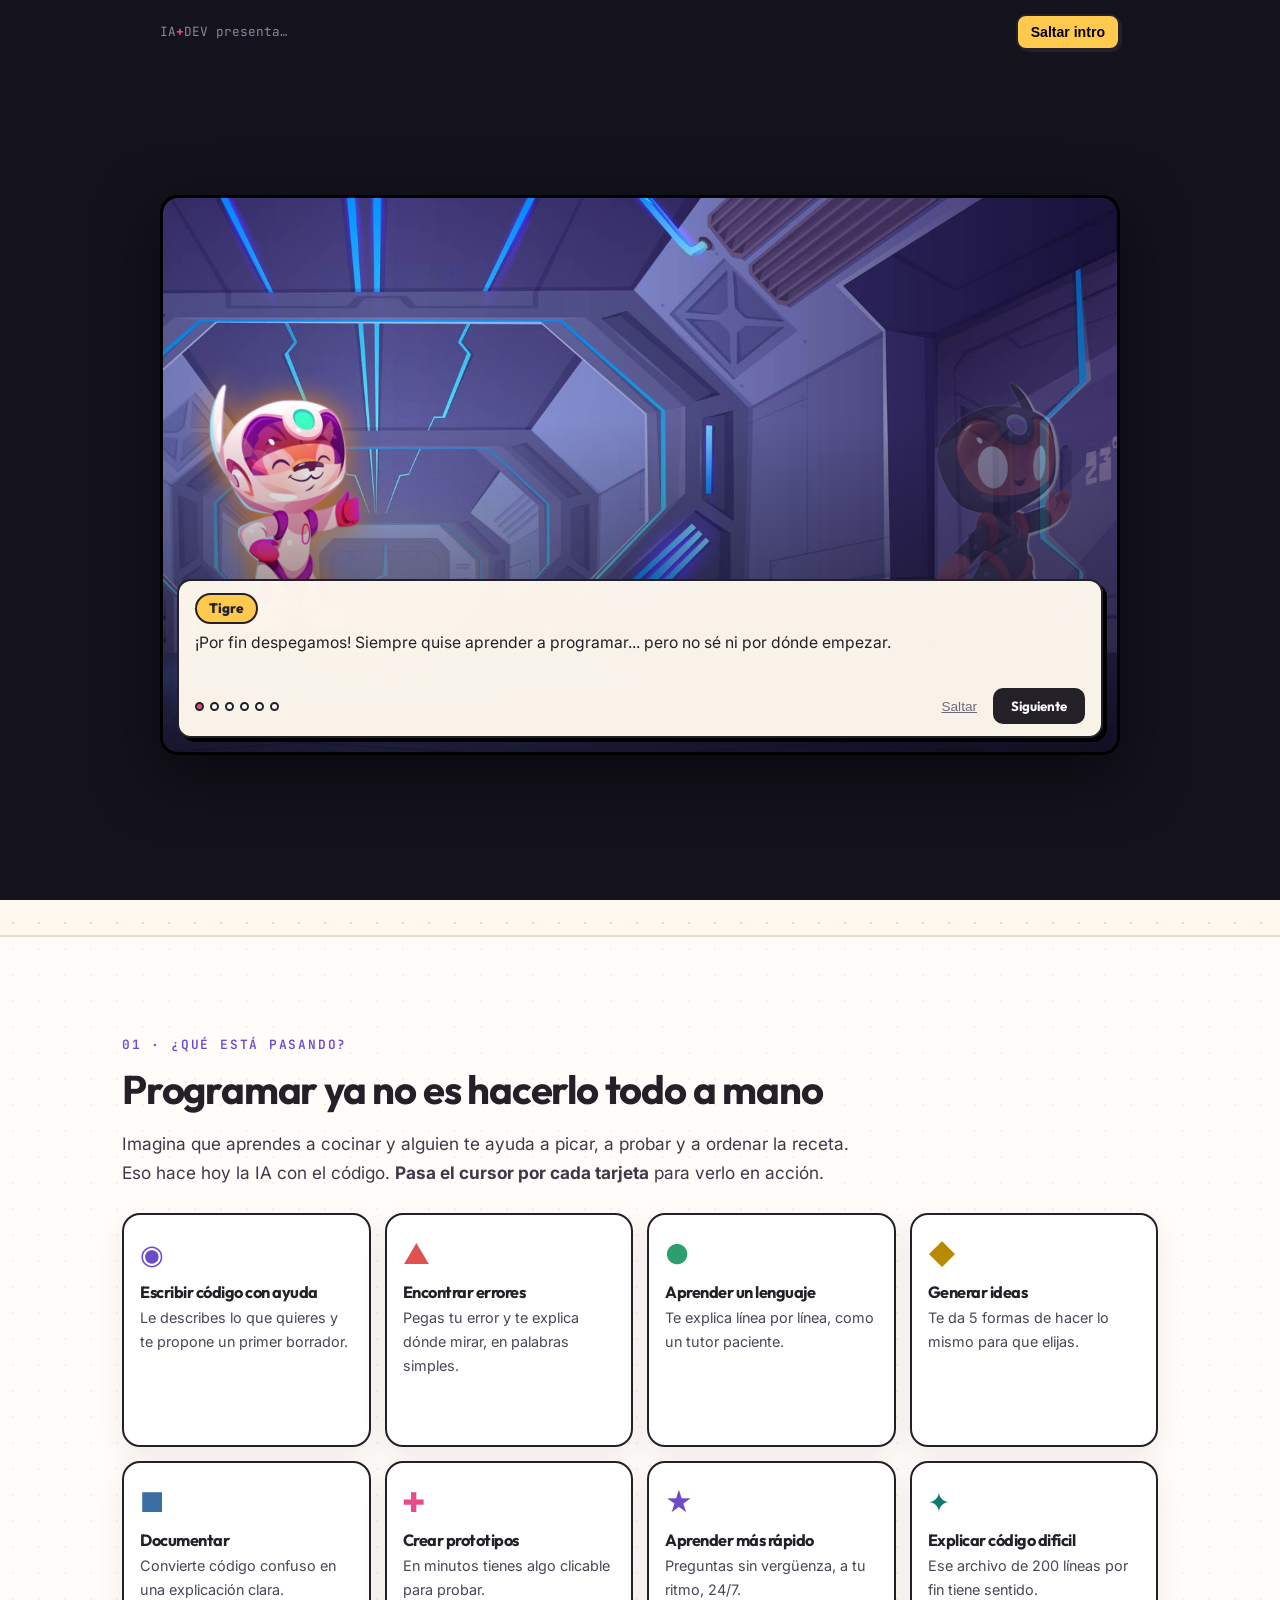
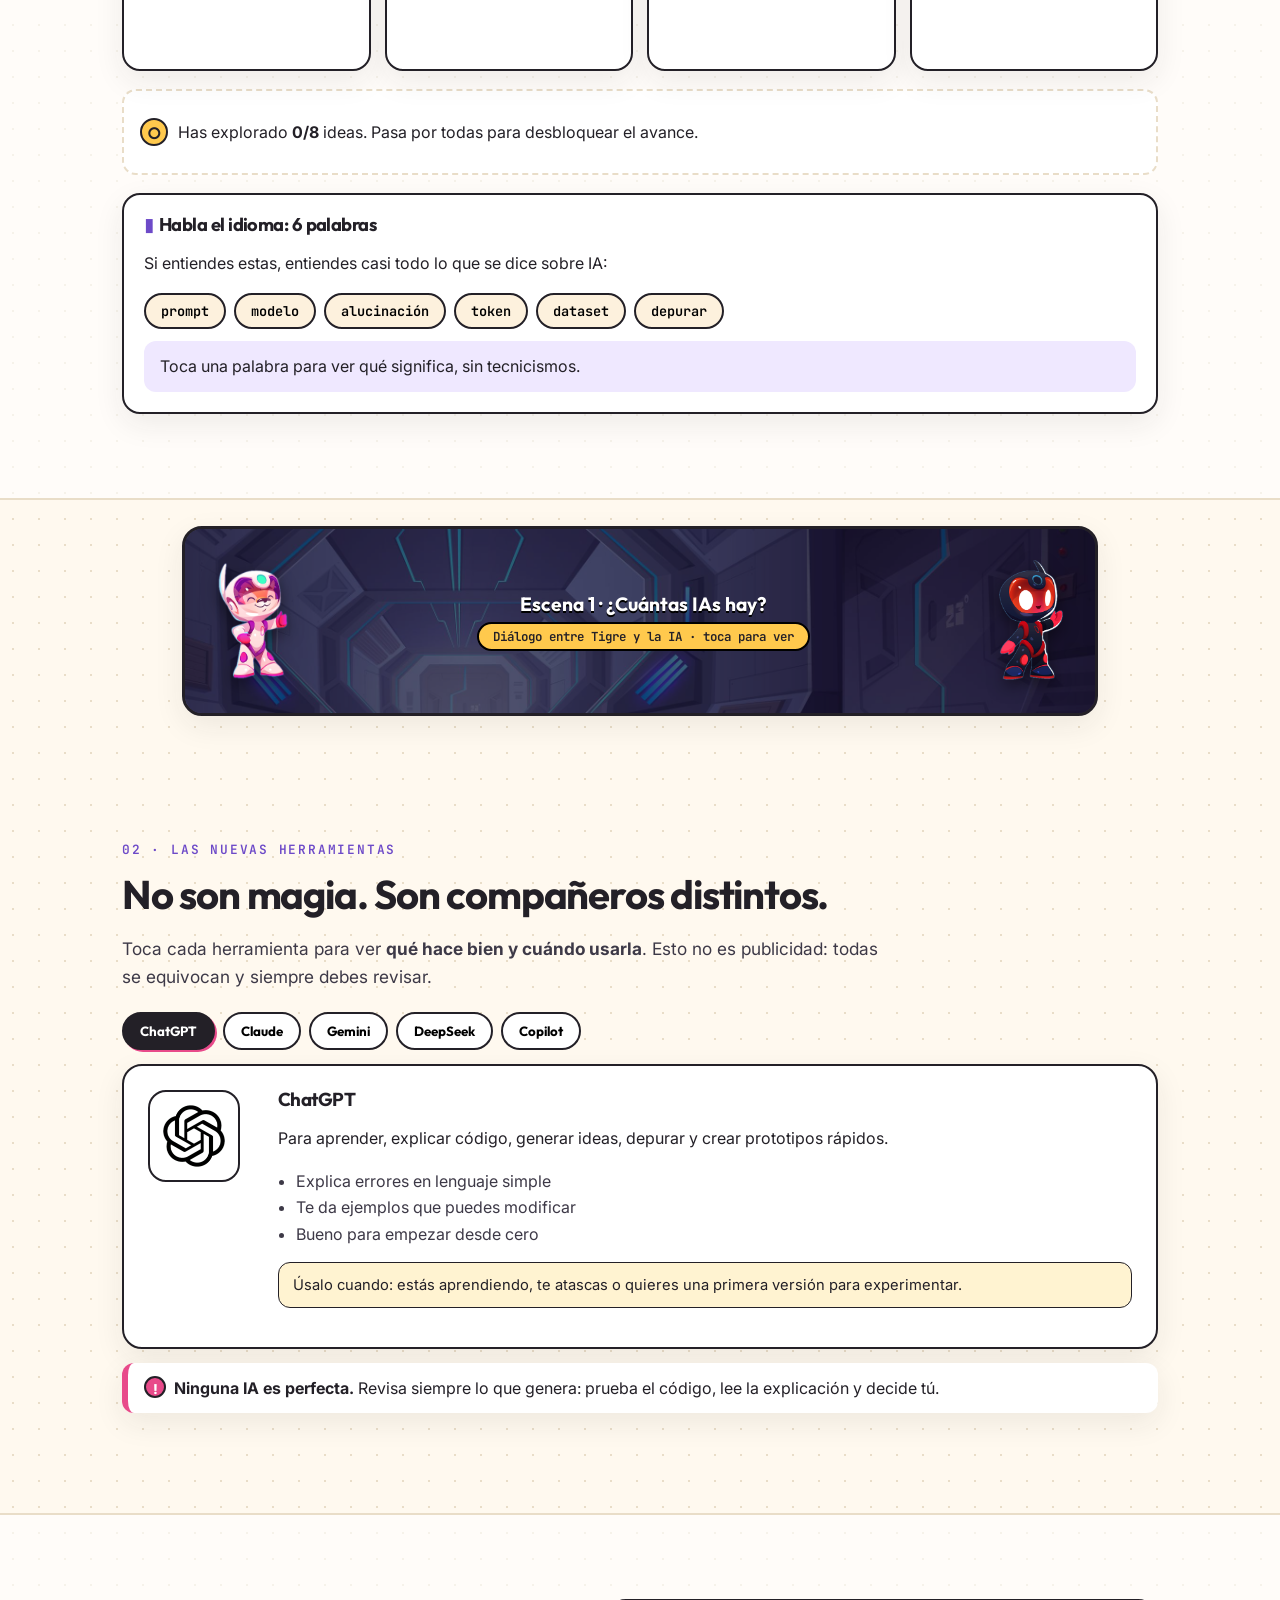
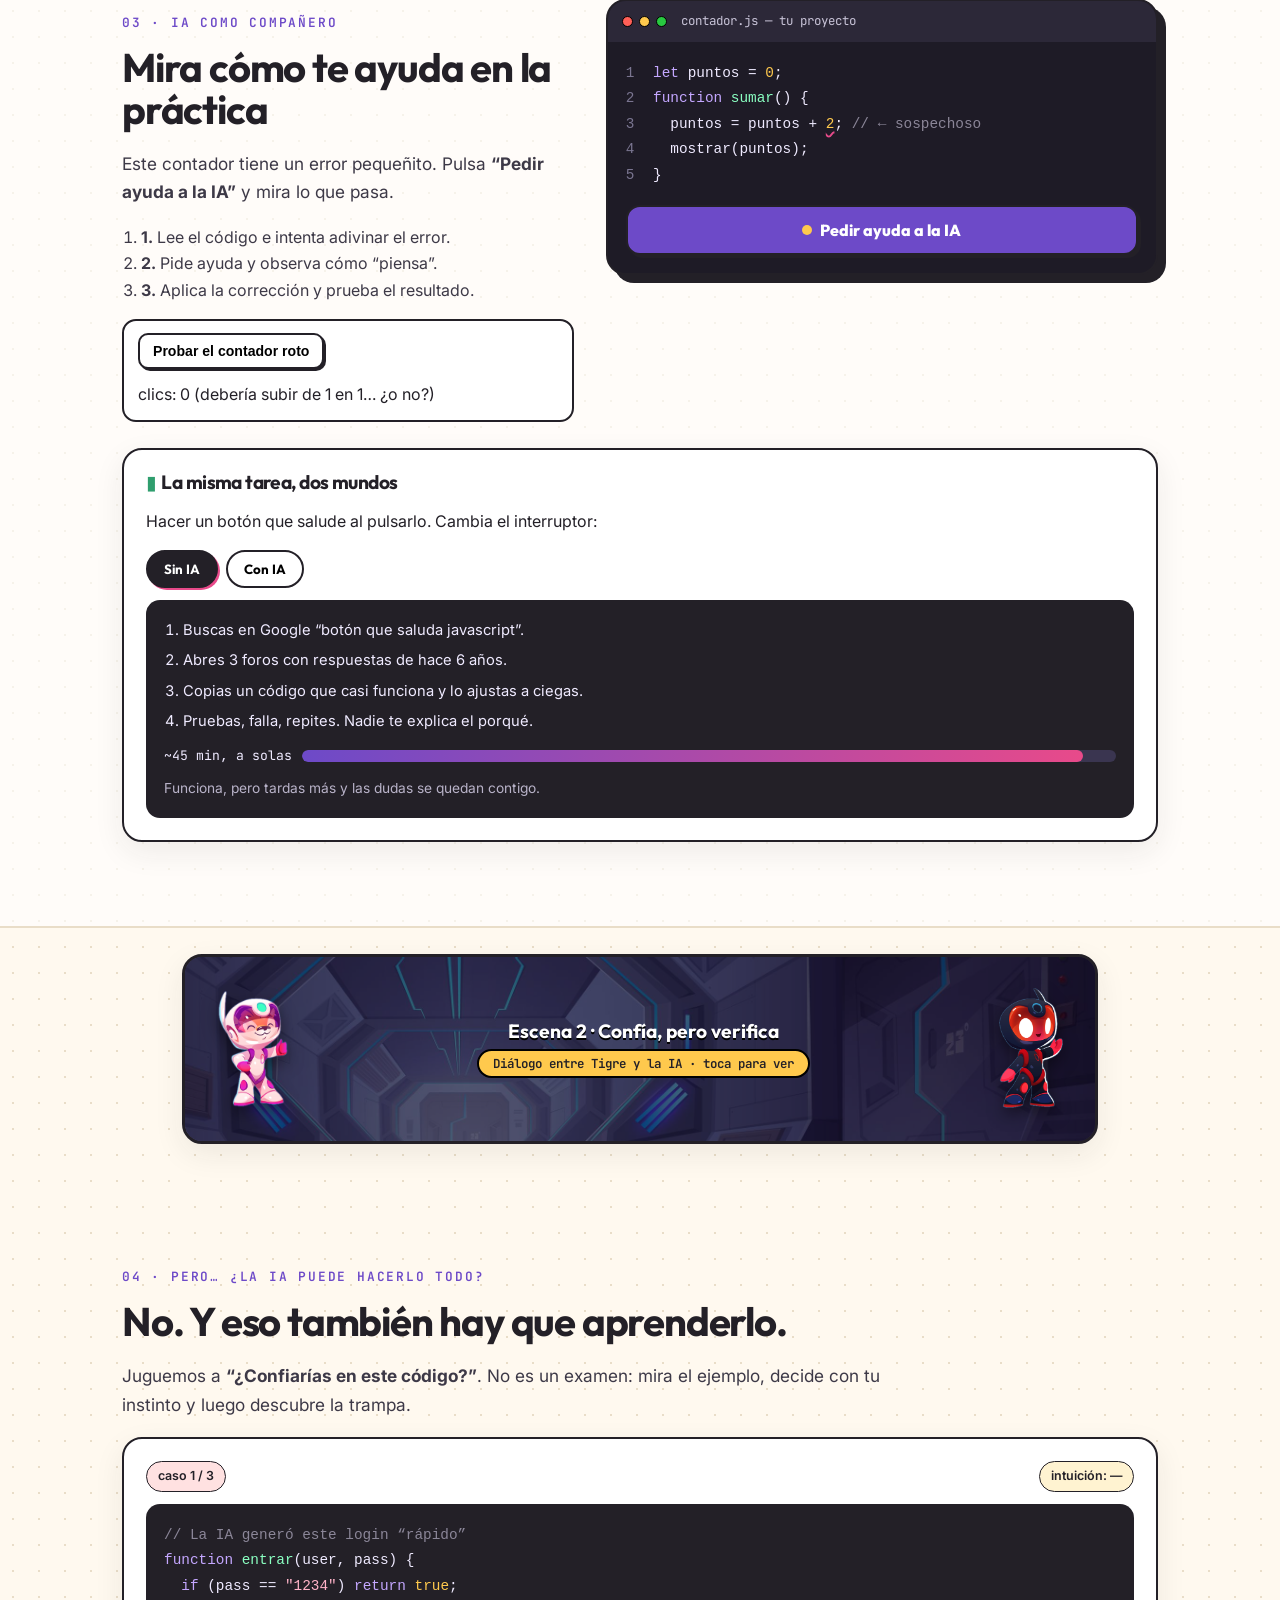
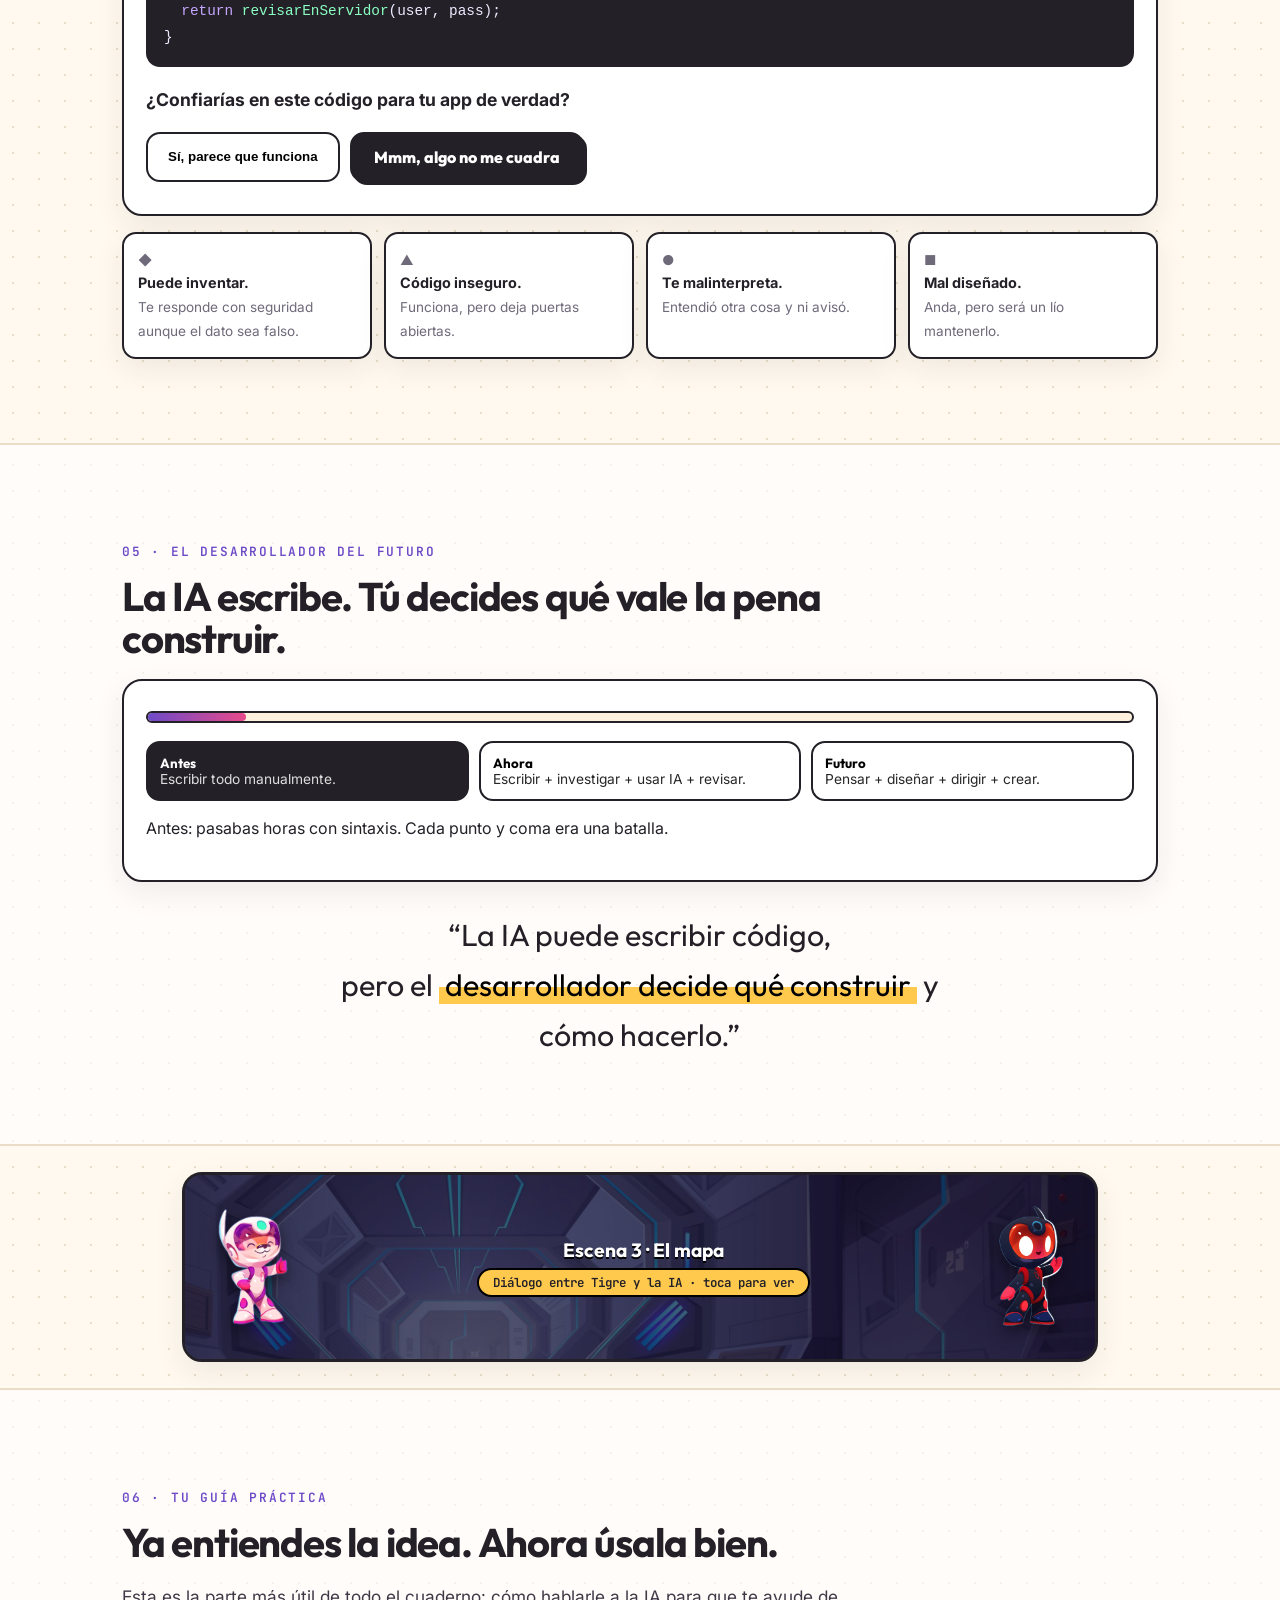
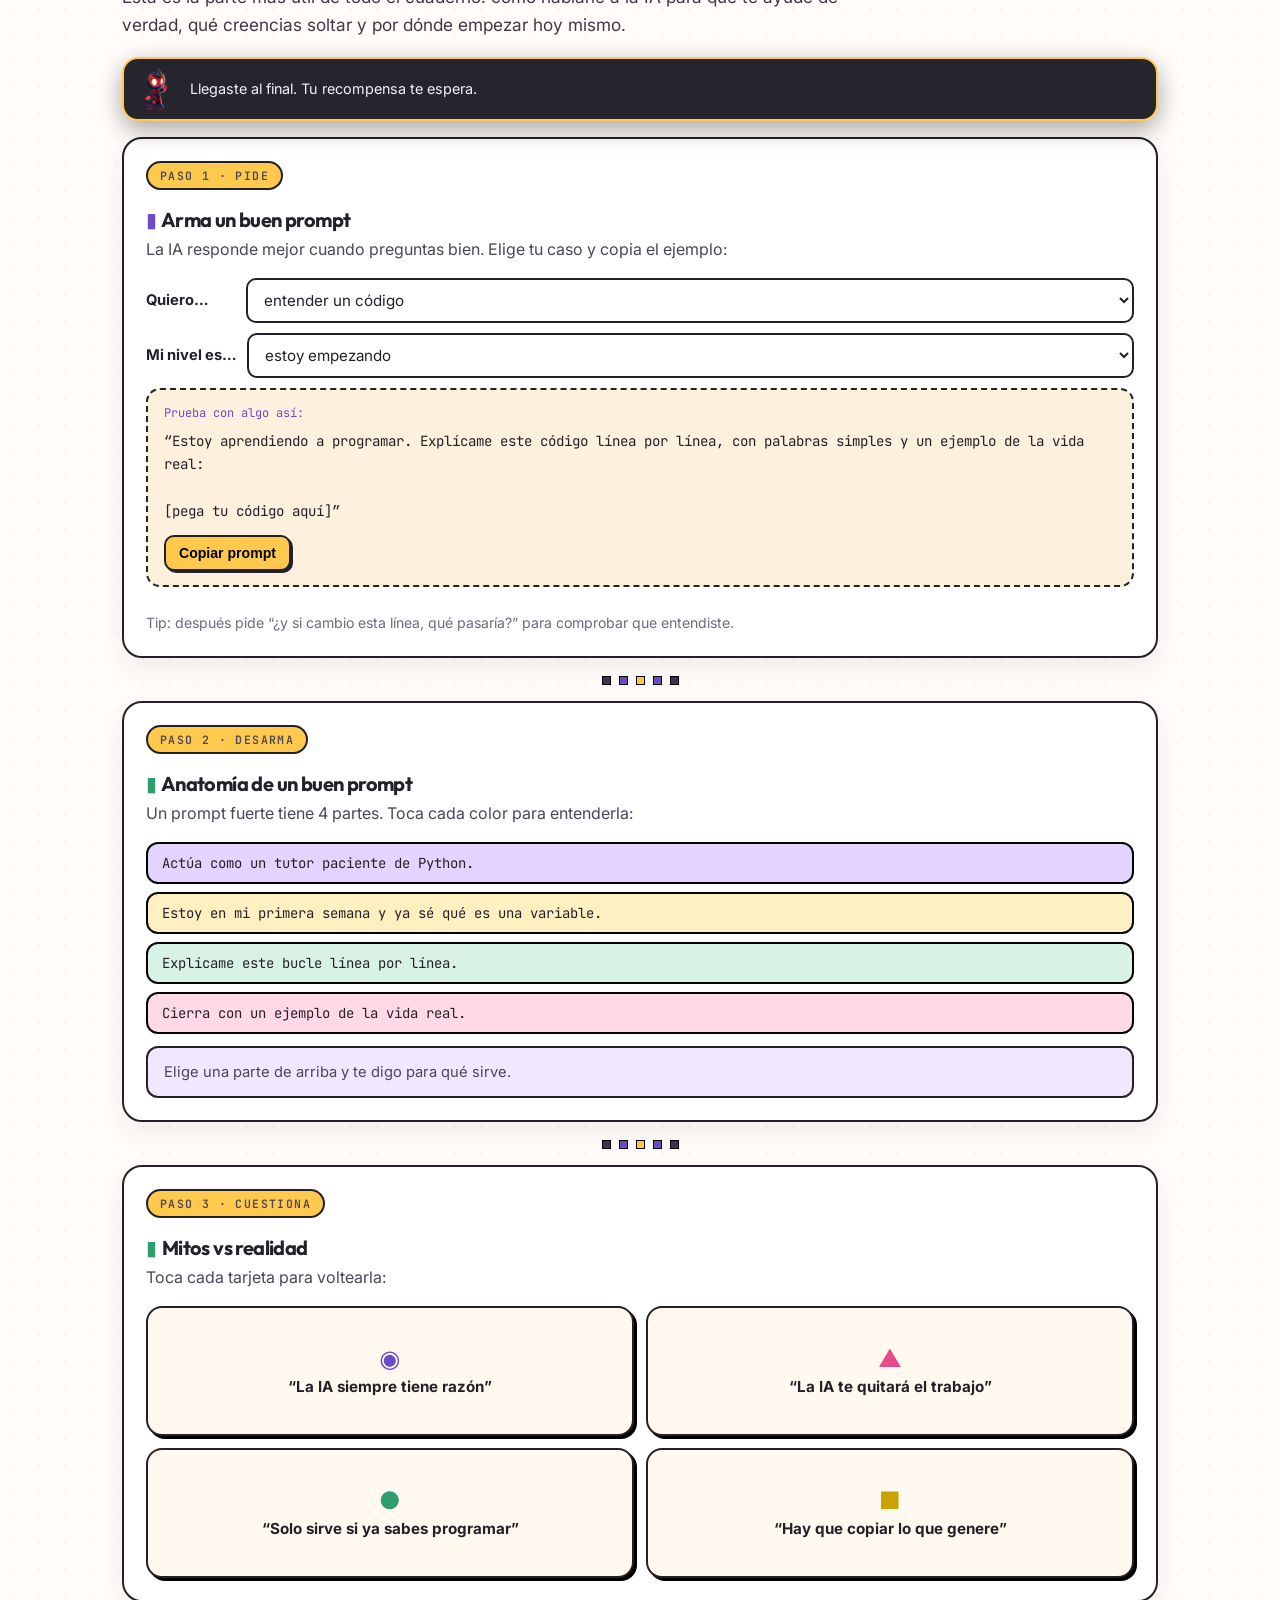
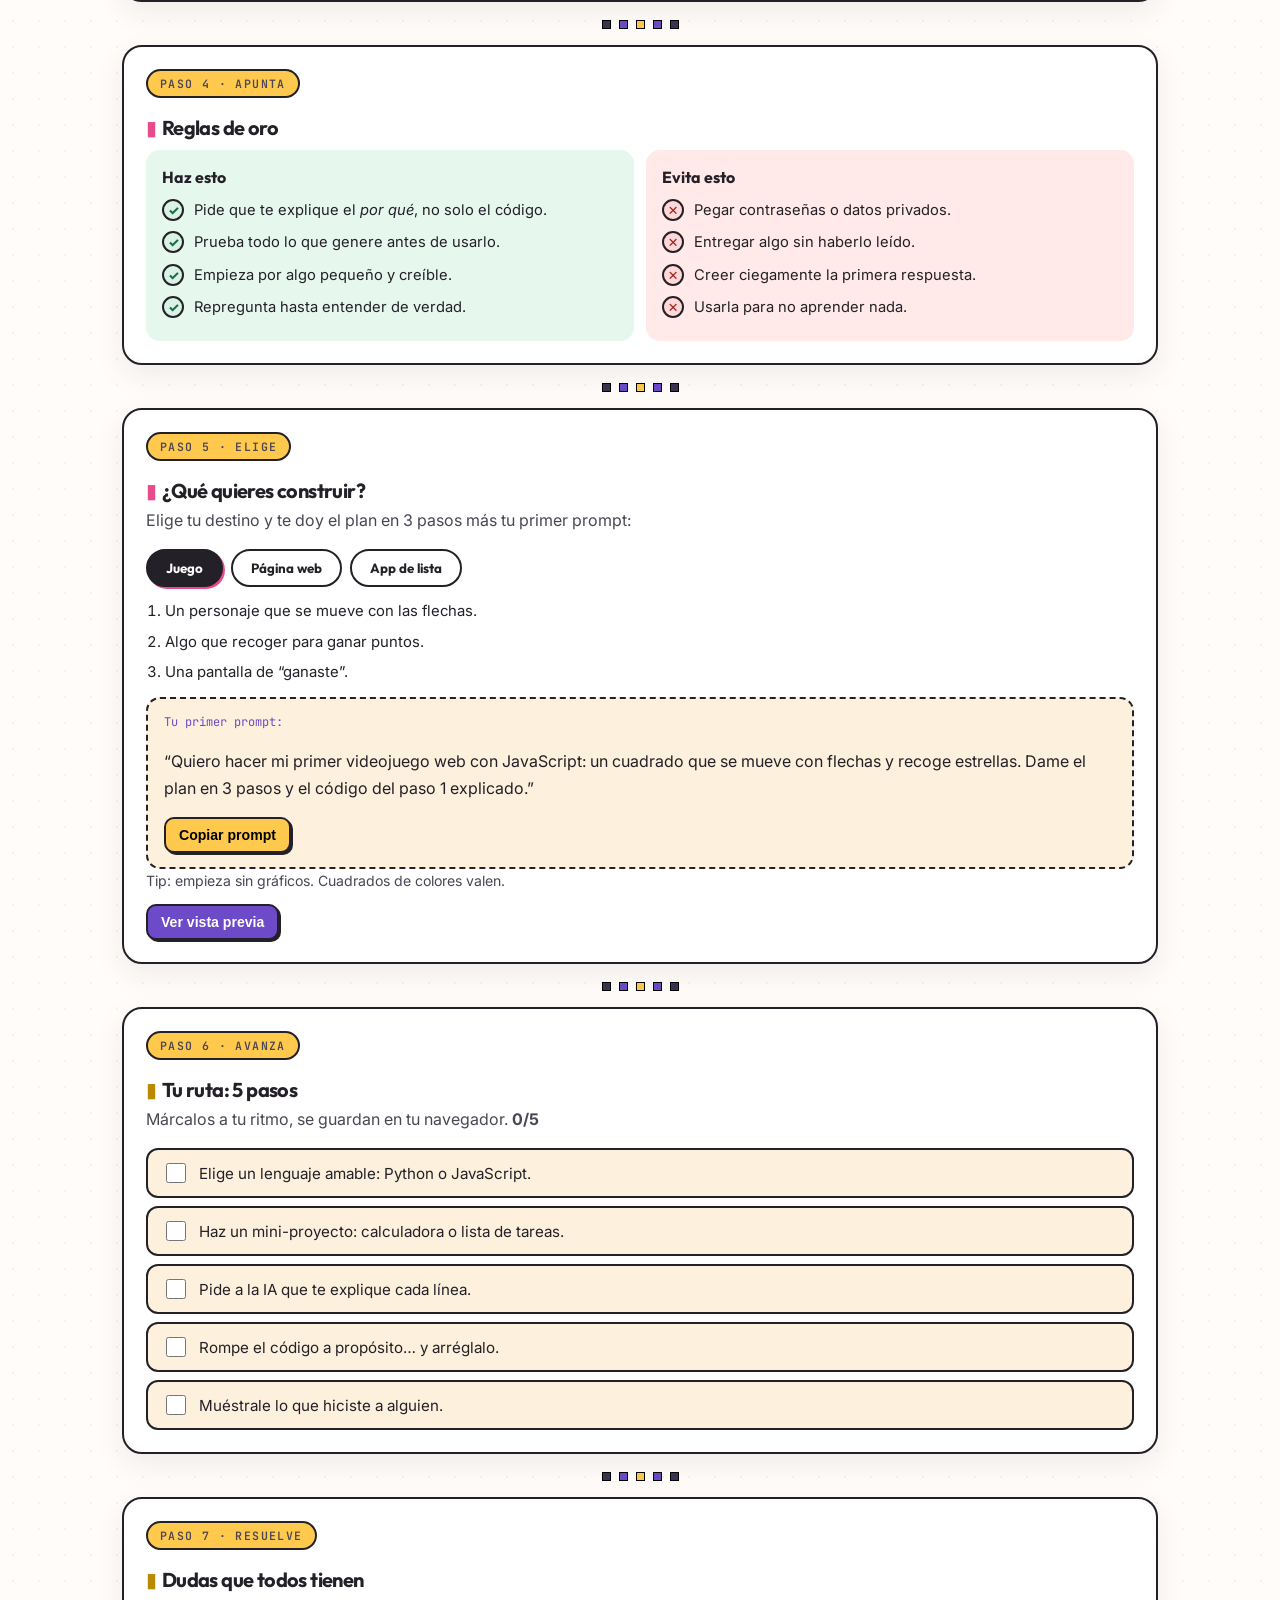
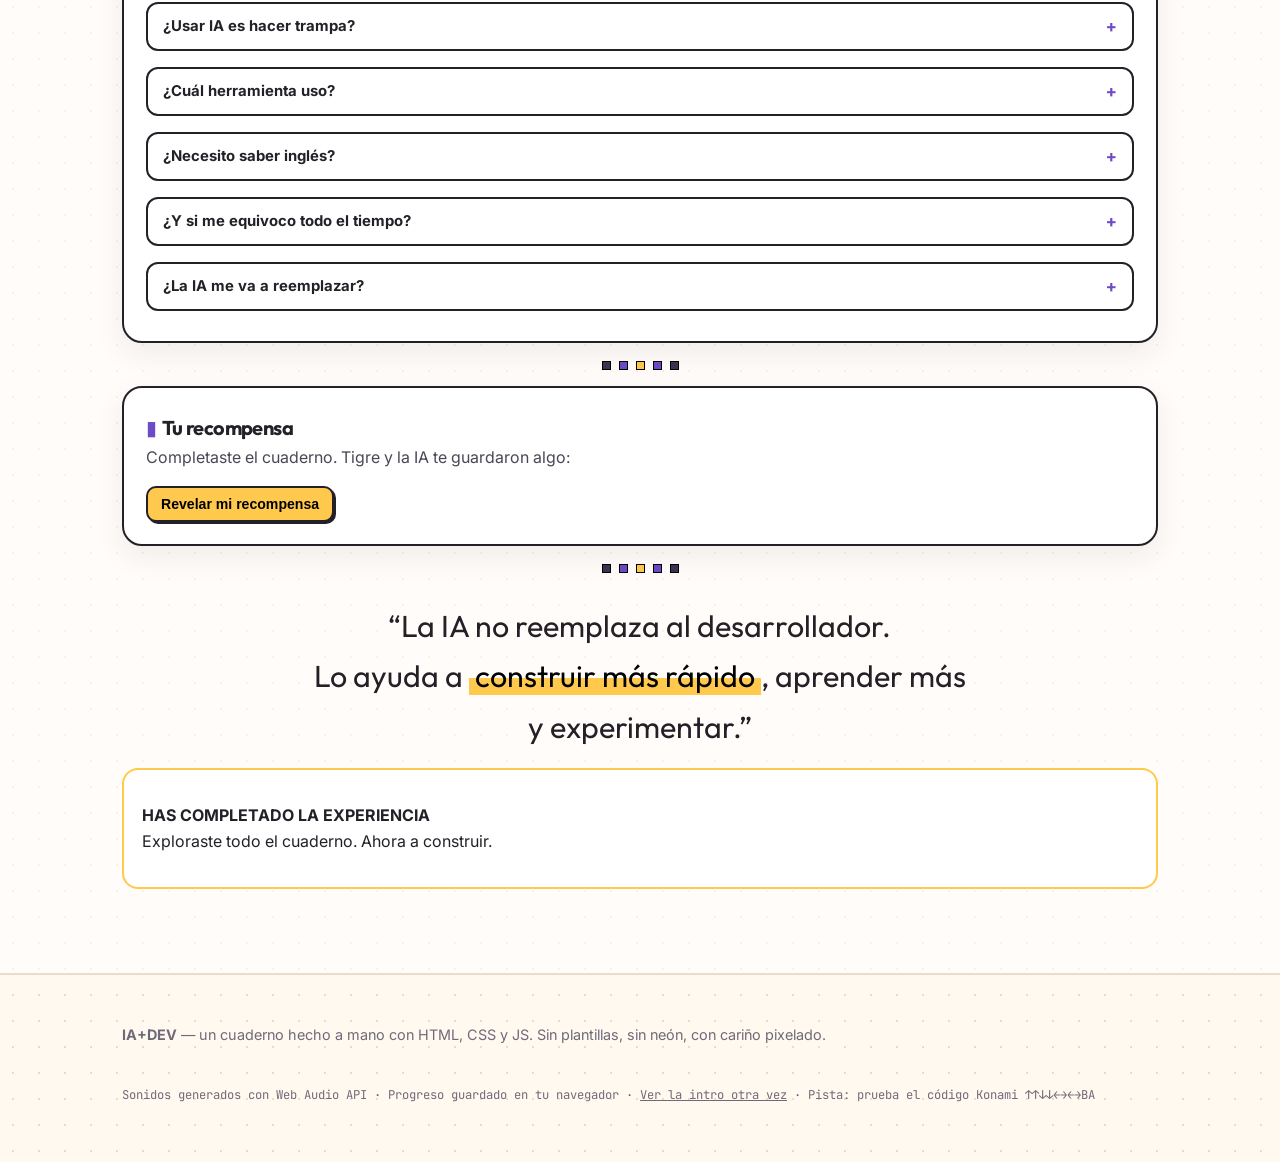
<file: index.html>
<!DOCTYPE html>
<html lang="es">
<head>
<meta charset="UTF-8" />
<meta name="viewport" content="width=device-width, initial-scale=1.0" />
<title>IA + Desarrollo — Aprender, crear y programar</title>
<meta name="description" content="Una experiencia interactiva para entender cómo la IA ayuda a programar. Sin tecnicismos, con guía práctica incluida." />
<meta property="og:title" content="IA + DESARROLLO — cómo la IA está cambiando la forma de programar" />
<meta property="og:description" content="Una guía interactiva y sin tecnicismos para entender la IA en el desarrollo de software." />
<meta property="og:type" content="website" />
<meta property="og:image" content="assets/img/selfie.jpg" />
<meta name="twitter:card" content="summary_large_image" />
<meta name="theme-color" content="#FFF9EF" />
<link rel="icon" href="data:image/svg+xml,<svg xmlns='http://www.w3.org/2000/svg' viewBox='0 0 16 16'><rect width='16' height='16' fill='%23FFF9EF'/><rect x='3' y='3' width='10' height='7' fill='%23232027'/><rect x='5' y='5' width='2' height='2' fill='%23FFC94D'/><rect x='9' y='5' width='2' height='2' fill='%237C3AED'/><rect x='6' y='11' width='4' height='2' fill='%23E84A8A'/></svg>" />
<link rel="preconnect" href="https://fonts.googleapis.com" />
<link rel="preconnect" href="https://fonts.gstatic.com" crossorigin />
<link href="https://fonts.googleapis.com/css2?family=Outfit:wght@400;500;600;700;800&family=Inter:wght@400;500;600&family=JetBrains+Mono:wght@400;600&family=Press+Start+2P&display=swap" rel="stylesheet" />
<link rel="stylesheet" href="css/style.css?v=4" />
</head>
<body>

<!-- INTRO RPG -->
<div class="intro" id="intro" role="dialog" aria-label="Intro: Tigre conoce a la IA">
  <div class="intro-top"><span class="intro-brand">IA<b>+</b>DEV presenta…</span><button class="btn-small" id="btnSkipIntro">Saltar intro</button></div>
  <div class="intro-stage" id="introStage"></div>
</div>

<!-- Barra de progreso fina -->
<div class="progress-line" aria-hidden="true"><span id="progressLineFill"></span></div>

<!-- NAV -->
<header class="nav" id="nav">
  <a class="brand" href="#inicio" data-sound="hover">
    <span class="brand-pixel" aria-hidden="true"></span>
    <span class="brand-text">IA<b>+</b>DEV</span>
    <span class="brand-tag">cuaderno interactivo</span>
  </a>
  <nav class="nav-links" id="navLinks">
    <a href="#inicio" class="active">Inicio</a>
    <a href="#que-pasa">IA</a>
    <a href="#herramientas">Herramientas</a>
    <a href="#companero">Programación</a>
    <a href="#futuro">Aprender</a>
    <a href="#guia">Guía</a>
  </nav>
  <div class="nav-right">
    <div class="mini-progress" title="Tu avance en la experiencia"><span class="dot"></span><span id="miniProgressLabel">Progreso 0%</span></div>
    <button id="soundToggle" class="sound-btn" aria-pressed="true" title="Activar / silenciar sonido">♪ <span>Sonido ON</span></button>
    <button id="themeToggle" class="sound-btn theme-btn" aria-pressed="false" title="Cambiar a modo noche">☾ <span>Noche</span></button>
    <button class="menu-btn" id="menuBtn" aria-label="Abrir menú">☰</button>
  </div>
</header>

<main>
<!-- ============ PORTADA ============ -->
<section id="inicio" class="hero section" data-progress="5">
  <div class="hero-inner">
    <div class="hero-copy">
      <p class="kicker reveal"><span class="pixel-star" aria-hidden="true">✦</span> Una guía amable para curiosos del código</p>
      <h1 class="reveal">IA +<br/>DESARROLLO</h1>
      <p class="subtitle reveal">¿Cómo está cambiando la inteligencia artificial la forma en que programamos?</p>
      <p class="lede reveal">La inteligencia artificial no reemplaza la creatividad del desarrollador. Puede convertirse en una herramienta para <b>aprender, experimentar, resolver problemas</b> y crear software.</p>
      <div class="hero-cta reveal">
        <button class="btn-primary" id="btnComenzar">Comenzar <span class="btn-arrow" aria-hidden="true">↓</span></button>
        <a class="btn-ghost" href="#guia">Ir a la guía práctica</a>
      </div>
      <p class="hero-note reveal"><span class="kbd">tip</span> explora con calma · hay sonidos suaves · hay secretos escondidos · dura ~10 min + guía práctica</p>
    </div>

    <div class="hero-stage reveal">
      <div class="desk-card" id="deskCard">
        <img class="selfie" src="assets/img/selfie.jpg?v=2" alt="Selfie de Tigre y la IA juntos" />
        <div class="desk-footer">
          <span class="pill"><i class="sq"></i> html · css · js</span>
          <span class="pill pill2">hecho a mano, sin plantilla</span>
        </div>
      </div>
      <p class="caption">Tigre y la IA, listos para aprender a programar juntos.</p>
    </div>
  </div>
  <div class="scroll-hint" aria-hidden="true"><span></span>desliza</div>
</section>

<!-- ============ QUE ESTA PASANDO ============ -->
<section id="que-pasa" class="section soft" data-progress="20">
  <div class="wrap">
    <p class="kicker reveal">01 · ¿Qué está pasando?</p>
    <h2 class="reveal">Programar ya no es hacerlo todo a mano</h2>
    <p class="section-lede reveal">Imagina que aprendes a cocinar y alguien te ayuda a picar, a probar y a ordenar la receta. Eso hace hoy la IA con el código. <b>Pasa el cursor por cada tarjeta</b> para verlo en acción.</p>

    <div class="cards-grid" id="conceptGrid">
      <article class="card reveal" tabindex="0"><div class="icon"><span class="cicon c1">◉</span></div><h3>Escribir código con ayuda</h3><p>Le describes lo que quieres y te propone un primer borrador.</p><span class="card-more">ej: “haz un botón que guarde mi nombre” →</span></article>
      <article class="card reveal" tabindex="0"><div class="icon"><span class="cicon c2">▲</span></div><h3>Encontrar errores</h3><p>Pegas tu error y te explica dónde mirar, en palabras simples.</p><span class="card-more">“¿por qué mi contador no sube?” →</span></article>
      <article class="card reveal" tabindex="0"><div class="icon"><span class="cicon c3">●</span></div><h3>Aprender un lenguaje</h3><p>Te explica línea por línea, como un tutor paciente.</p><span class="card-more">traduce Python → JavaScript contigo →</span></article>
      <article class="card reveal" tabindex="0"><div class="icon"><span class="cicon c4">◆</span></div><h3>Generar ideas</h3><p>Te da 5 formas de hacer lo mismo para que elijas.</p><span class="card-more">“dame ideas para mi juego” →</span></article>
      <article class="card reveal" tabindex="0"><div class="icon"><span class="cicon c5">■</span></div><h3>Documentar</h3><p>Convierte código confuso en una explicación clara.</p><span class="card-more">auto-comentarios legibles →</span></article>
      <article class="card reveal" tabindex="0"><div class="icon"><span class="cicon c6">✚</span></div><h3>Crear prototipos</h3><p>En minutos tienes algo clicable para probar.</p><span class="card-more">de idea a demo en una tarde →</span></article>
      <article class="card reveal" tabindex="0"><div class="icon"><span class="cicon c7">★</span></div><h3>Aprender más rápido</h3><p>Preguntas sin vergüenza, a tu ritmo, 24/7.</p><span class="card-more">repregunta hasta entender →</span></article>
      <article class="card reveal" tabindex="0"><div class="icon"><span class="cicon c8">✦</span></div><h3>Explicar código difícil</h3><p>Ese archivo de 200 líneas por fin tiene sentido.</p><span class="card-more">“explícamelo como si tuviera 12” →</span></article>
    </div>
    <div class="check-row reveal"><span class="check" id="checkConcepts">○</span><p>Has explorado <b id="conceptCount">0/8</b> ideas. Pasa por todas para desbloquear el avance.</p></div>
    <div class="glossary reveal">
      <h3><span class="h-glyph g1">▮</span> Habla el idioma: 6 palabras</h3>
      <p>Si entiendes estas, entiendes casi todo lo que se dice sobre IA:</p>
      <div class="gloss-chips" id="glossChips">
        <button data-g="prompt">prompt</button>
        <button data-g="modelo">modelo</button>
        <button data-g="alucinacion">alucinación</button>
        <button data-g="token">token</button>
        <button data-g="dataset">dataset</button>
        <button data-g="depurar">depurar</button>
      </div>
      <p class="gloss-def" id="glossDef">Toca una palabra para ver qué significa, sin tecnicismos.</p>
    </div>
  </div>
</section>

<!-- ============ HERRAMIENTAS ============ -->
<div class="rpg" data-scene="s1"></div>
<section id="herramientas" class="section" data-progress="40">
  <div class="wrap">
    <p class="kicker reveal">02 · Las nuevas herramientas</p>
    <h2 class="reveal">No son magia. Son compañeros distintos.</h2>
    <p class="section-lede reveal">Toca cada herramienta para ver <b>qué hace bien y cuándo usarla</b>. Esto no es publicidad: todas se equivocan y siempre debes revisar.</p>

    <div class="tools">
      <div class="tool-tabs reveal" role="tablist">
        <button class="tab active" data-tool="chatgpt">ChatGPT</button>
        <button class="tab" data-tool="claude">Claude</button>
        <button class="tab" data-tool="gemini">Gemini</button>
        <button class="tab" data-tool="deepseek">DeepSeek</button>
        <button class="tab" data-tool="copilot">Copilot</button>
      </div>
      <div class="tool-panel reveal" id="toolPanel">
        <div class="tool-illus" id="toolIllus" aria-hidden="true">✦</div>
        <div>
          <h3 id="toolName">ChatGPT</h3>
          <p id="toolDesc">Para aprender, explicar código, generar ideas, depurar y crear prototipos rápidos.</p>
          <ul class="tool-list" id="toolList"></ul>
          <p class="tool-when" id="toolWhen"></p>
        </div>
      </div>
      <p class="disclaimer reveal"><span class="warn-badge">!</span> <b>Ninguna IA es perfecta.</b> Revisa siempre lo que genera: prueba el código, lee la explicación y decide tú.</p>
    </div>
  </div>
</section>

<!-- ============ COMPAÑERO ============ -->
<section id="companero" class="section soft" data-progress="55">
  <div class="wrap split">
    <div>
      <p class="kicker reveal">03 · IA como compañero</p>
      <h2 class="reveal">Mira cómo te ayuda en la práctica</h2>
      <p class="section-lede reveal">Este contador tiene un error pequeñito. Pulsa <b>“Pedir ayuda a la IA”</b> y mira lo que pasa.</p>
      <ol class="steps reveal">
        <li><b>1.</b> Lee el código e intenta adivinar el error.</li>
        <li><b>2.</b> Pide ayuda y observa cómo “piensa”.</li>
        <li><b>3.</b> Aplica la corrección y prueba el resultado.</li>
      </ol>
      <div class="try-box reveal">
        <button class="btn-small" id="btnTryCounter">Probar el contador roto</button>
        <span id="tryResult">clics: 0 (debería subir de 1 en 1… ¿o no?)</span>
      </div>
    </div>
    <div class="editor-card reveal">
      <div class="editor-bar"><i></i><i></i><i></i><span>contador.js — tu proyecto</span></div>
<pre class="code" id="codeBlock"><code><span class="ln">1</span> <span class="kw">let</span> puntos = <span class="num">0</span>;
<span class="ln">2</span> <span class="kw">function</span> <span class="fn">sumar</span>() {
<span class="ln">3</span>   puntos = puntos + <span class="num err">2</span>; <span class="cm">// ← sospechoso</span>
<span class="ln">4</span>   mostrar(puntos);
<span class="ln">5</span> }</code></pre>
      <button class="btn-primary btn-ai" id="btnAskAI"><span class="ai-dot"></span> Pedir ayuda a la IA</button>
      <div class="ai-thinking" id="aiThinking" hidden>
        <div class="pixel-loader" aria-hidden="true"><i></i><i></i><i></i></div>
        <p><b>Pixel-IA</b> está analizando… <span id="thinkStep">leyendo líneas</span></p>
      </div>
      <div class="ai-answer" id="aiAnswer" hidden>
        <div class="ai-head"><img class="robo-mini" src="assets/cast/ia-celebra.png?v=2" alt="" aria-hidden="true" /><b>IA:</b><span class="tag-ok">1 posible problema</span></div>
        <p>“Encontré un posible problema en la <b>línea 3</b>. Sumas <code>+2</code> cada vez, por eso el marcador salta de 2 en 2. Si quieres que suba de 1 en 1, cambia ese <code>2</code> por <code>1</code>.”</p>
        <button class="btn-small btn-fix" id="btnFix">Aplicar corrección</button>
      </div>
    </div>
  </div>
  <div class="wrap">
    <div class="versus reveal">
      <h3><span class="h-glyph g2">▮</span> La misma tarea, dos mundos</h3>
      <p>Hacer un botón que salude al pulsarlo. Cambia el interruptor:</p>
      <div class="versus-toggle" role="tablist">
        <button class="tab active" data-mode="sin">Sin IA</button>
        <button class="tab" data-mode="con">Con IA</button>
      </div>
      <div class="versus-panel" id="versusPanel">
        <ol id="versusSteps"></ol>
        <div class="versus-time"><span id="versusLabel"></span><div class="versus-track"><i id="versusBar"></i></div></div>
        <p class="versus-note" id="versusNote"></p>
      </div>
    </div>
  </div>
</section>

<!-- ============ DESCONFIAR ============ -->
<div class="rpg" data-scene="s2"></div>
<section id="desconfiar" class="section" data-progress="70">
  <div class="wrap">
    <p class="kicker reveal">04 · Pero… ¿la IA puede hacerlo todo?</p>
    <h2 class="reveal">No. Y eso también hay que aprenderlo.</h2>
    <p class="section-lede reveal">Juguemos a <b>“¿Confiarías en este código?”</b>. No es un examen: mira el ejemplo, decide con tu instinto y luego descubre la trampa.</p>
    <div class="trust-card reveal">
      <div class="trust-top"><span class="pill danger">caso 1 / 3</span><span class="pill" id="trustScore">intuición: —</span></div>
<pre class="code"><code><span class="cm">// La IA generó este login “rápido”</span>
<span class="kw">function</span> <span class="fn">entrar</span>(user, pass) {
  <span class="kw">if</span> (pass == <span class="str">"1234"</span>) <span class="kw">return</span> <span class="num">true</span>;
  <span class="kw">return</span> <span class="fn">revisarEnServidor</span>(user, pass);
}</code></pre>
      <p class="trust-q">¿Confiarías en este código para tu app de verdad?</p>
      <div class="trust-btns">
        <button class="btn-ghost" id="btnTrustYes">Sí, parece que funciona</button>
        <button class="btn-primary" id="btnTrustNo">Mmm, algo no me cuadra</button>
      </div>
      <div class="trust-out" id="trustOut" hidden></div>
      <div class="trust-nav"><button class="btn-small" id="btnTrustNext" hidden>Siguiente trampa →</button></div>
    </div>
    <div class="warn-grid">
      <div class="warn reveal"><span class="warn-glyph m1">◆</span> <b>Puede inventar.</b><span>Te responde con seguridad aunque el dato sea falso.</span></div>
      <div class="warn reveal"><span class="warn-glyph m2">▲</span> <b>Código inseguro.</b><span>Funciona, pero deja puertas abiertas.</span></div>
      <div class="warn reveal"><span class="warn-glyph m3">●</span> <b>Te malinterpreta.</b><span>Entendió otra cosa y ni avisó.</span></div>
      <div class="warn reveal"><span class="warn-glyph m4">■</span> <b>Mal diseñado.</b><span>Anda, pero será un lío mantenerlo.</span></div>
    </div>
  </div>
</section>

<!-- ============ FUTURO ============ -->
<section id="futuro" class="section soft" data-progress="85">
  <div class="wrap">
    <p class="kicker reveal">05 · El desarrollador del futuro</p>
    <h2 class="reveal">La IA escribe. Tú decides qué vale la pena construir.</h2>
    <div class="timeline reveal" id="timeline">
      <div class="t-track"><span class="t-fill" id="tFill"></span></div>
      <div class="t-steps">
        <button class="t-step active" data-era="antes"><b>Antes</b><span>Escribir todo manualmente.</span></button>
        <button class="t-step" data-era="ahora"><b>Ahora</b><span>Escribir + investigar + usar IA + revisar.</span></button>
        <button class="t-step" data-era="futuro"><b>Futuro</b><span>Pensar + diseñar + dirigir + crear.</span></button>
      </div>
      <p class="t-text" id="tText">Antes: pasabas horas con sintaxis. Cada punto y coma era una batalla.</p>
    </div>
    <blockquote class="big-quote reveal">“La IA puede escribir código,<br/>pero el <mark>desarrollador decide qué construir</mark> y cómo hacerlo.”</blockquote>
  </div>
</section>

<!-- ============ GUÍA PRÁCTICA ============ -->
<div class="rpg" data-scene="s3"></div>
<section id="guia" class="section soft" data-progress="100">
  <div class="wrap">
    <p class="kicker reveal">06 · Tu guía práctica</p>
    <h2 class="reveal">Ya entiendes la idea. Ahora úsala bien.</h2>
    <p class="section-lede reveal">Esta es la parte más útil de todo el cuaderno: cómo hablarle a la IA para que te ayude de verdad, qué creencias soltar y por dónde empezar hoy mismo.</p>

    <aside class="pixel-guide reveal" id="pixelGuide" aria-label="Pixel te acompaña">
      <img class="pg-img" src="assets/cast/ia-saluda.png?v=2" alt="" aria-hidden="true" />
      <p class="pg-speech" id="pgSpeech">¡Llegaste a mi parte favorita! Aquí se aprende de verdad.</p>
    </aside>

    <!-- Constructor de prompts -->
    <div class="guide-block reveal" data-say="Un buen prompt es medio hechizo. Prueba combinar las opciones.">
      <p class="step-pill">paso 1 · pide</p>
      <h3><span class="h-glyph g1">▮</span> Arma un buen prompt</h3>
      <p>La IA responde mejor cuando preguntas bien. Elige tu caso y copia el ejemplo:</p>
      <div class="prompt-builder">
        <div class="pb-row">
          <label for="pbTask">Quiero…</label>
          <select id="pbTask">
            <option value="explicar">entender un código</option>
            <option value="error">arreglar un error</option>
            <option value="empezar">empezar un mini-proyecto</option>
            <option value="mejorar">mejorar mi código</option>
          </select>
        </div>
        <div class="pb-row">
          <label for="pbLevel">Mi nivel es…</label>
          <select id="pbLevel">
            <option value="nuevo">estoy empezando</option>
            <option value="algo">ya programo un poco</option>
          </select>
        </div>
        <div class="prompt-out">
          <p class="prompt-label">Prueba con algo así:</p>
          <p id="promptText"></p>
          <button class="btn-small" id="btnCopyPrompt">Copiar prompt</button>
        </div>
        <p class="prompt-tip" id="promptTip"></p>
      </div>
    </div>

    <div class="pixel-div" aria-hidden="true"><i></i><i></i><i></i><i></i><i></i></div>

    <!-- Anatomía de un buen prompt -->
    <div class="guide-block reveal" data-say="Cada color es un ingrediente. Tócalos uno por uno.">
      <p class="step-pill">paso 2 · desarma</p>
      <h3><span class="h-glyph g2">▮</span> Anatomía de un buen prompt</h3>
      <p>Un prompt fuerte tiene 4 partes. Toca cada color para entenderla:</p>
      <p class="anatomy" id="anatomy">
        <button class="ana ana-rol" data-a="rol">Actúa como un tutor paciente de Python.</button>
        <button class="ana ana-ctx" data-a="ctx">Estoy en mi primera semana y ya sé qué es una variable.</button>
        <button class="ana ana-task" data-a="task">Explícame este bucle línea por línea.</button>
        <button class="ana ana-fmt" data-a="fmt">Cierra con un ejemplo de la vida real.</button>
      </p>
      <p class="anatomy-out" id="anatomyOut">Elige una parte de arriba y te digo para qué sirve.</p>
    </div>

    <div class="pixel-div" aria-hidden="true"><i></i><i></i><i></i><i></i><i></i></div>

    <!-- Mitos vs realidad -->
    <div class="guide-block reveal" data-say="A mí también me creían infalible. Voltéalas todas.">
      <p class="step-pill">paso 3 · cuestiona</p>
      <h3><span class="h-glyph g2">▮</span> Mitos vs realidad</h3>
      <p>Toca cada tarjeta para voltearla:</p>
      <div class="myth-grid">
        <button class="myth" aria-label="Voltear mito"><span class="myth-front"><span class="myth-glyph m1">◉</span><b>“La IA siempre tiene razón”</b></span><span class="myth-back">Se equivoca y lo dice con seguridad. Verifica siempre.</span></button>
        <button class="myth" aria-label="Voltear mito"><span class="myth-front"><span class="myth-glyph m2">▲</span><b>“La IA te quitará el trabajo”</b></span><span class="myth-back">Cambia el trabajo: quien sabe dirigirla vale más.</span></button>
        <button class="myth" aria-label="Voltear mito"><span class="myth-front"><span class="myth-glyph m3">●</span><b>“Solo sirve si ya sabes programar”</b></span><span class="myth-back">También enseña desde cero si preguntas paso a paso.</span></button>
        <button class="myth" aria-label="Voltear mito"><span class="myth-front"><span class="myth-glyph m4">■</span><b>“Hay que copiar lo que genere”</b></span><span class="myth-back">Úsalo como borrador: lee, prueba y mejora.</span></button>
      </div>
    </div>

    <div class="pixel-div" aria-hidden="true"><i></i><i></i><i></i><i></i><i></i></div>

    <!-- Reglas de oro -->
    <div class="guide-block reveal" data-say="La segunda lista vale oro. Guárdala en la memoria.">
      <p class="step-pill">paso 4 · apunta</p>
      <h3><span class="h-glyph g3">▮</span> Reglas de oro</h3>
      <div class="rules-grid">
        <ul class="rules do">
          <li><b>Haz esto</b></li>
          <li><i class="rk yes">✓</i> Pide que te explique el <i>por qué</i>, no solo el código.</li>
          <li><i class="rk yes">✓</i> Prueba todo lo que genere antes de usarlo.</li>
          <li><i class="rk yes">✓</i> Empieza por algo pequeño y creíble.</li>
          <li><i class="rk yes">✓</i> Repregunta hasta entender de verdad.</li>
        </ul>
        <ul class="rules dont">
          <li><b>Evita esto</b></li>
          <li><i class="rk no">✕</i> Pegar contraseñas o datos privados.</li>
          <li><i class="rk no">✕</i> Entregar algo sin haberlo leído.</li>
          <li><i class="rk no">✕</i> Creer ciegamente la primera respuesta.</li>
          <li><i class="rk no">✕</i> Usarla para no aprender nada.</li>
        </ul>
      </div>
    </div>

    <div class="pixel-div" aria-hidden="true"><i></i><i></i><i></i><i></i><i></i></div>

    <!-- Qué quieres construir -->
    <div class="guide-block reveal" data-say="¿Juego, web o app? Elige y te armo el plan.">
      <p class="step-pill">paso 5 · elige</p>
      <h3><span class="h-glyph g3">▮</span> ¿Qué quieres construir?</h3>
      <p>Elige tu destino y te doy el plan en 3 pasos más tu primer prompt:</p>
      <div class="proj-pick" id="projPick" role="tablist">
        <button class="tab active" data-proj="juego">Juego</button>
        <button class="tab" data-proj="web">Página web</button>
        <button class="tab" data-proj="app">App de lista</button>
      </div>
      <ol class="proj-plan" id="projPlan"></ol>
      <div class="prompt-out">
        <p class="prompt-label">Tu primer prompt:</p>
        <p id="projPrompt"></p>
        <button class="btn-small" id="btnCopyProj">Copiar prompt</button>
      </div>
      <p class="prompt-tip" id="projTip"></p>
      <div class="preview-actions">
        <button class="btn-small btn-preview" id="btnPreview">Ver vista previa</button>
      </div>
      <div class="preview-stage" id="previewStage" hidden>
        <div class="preview-bar"><b id="previewTitle">Vista previa</b><button class="btn-small" id="btnClosePreview">Cerrar</button></div>
        <div class="preview-body" id="previewBody"></div>
        <p class="preview-hint" id="previewHint"></p>
      </div>
    </div>

    <div class="pixel-div" aria-hidden="true"><i></i><i></i><i></i><i></i><i></i></div>

    <!-- Tu ruta -->
    <div class="guide-block reveal" data-say="Paso a paso, sin prisa. Yo marco contigo.">
      <p class="step-pill">paso 6 · avanza</p>
      <h3><span class="h-glyph g4">▮</span> Tu ruta: 5 pasos</h3>
      <p>Márcalos a tu ritmo, se guardan en tu navegador. <b id="routeCount">0/5</b></p>
      <ol class="route-list" id="routeList">
        <li><label><input type="checkbox" data-route="0" /> Elige un lenguaje amable: Python o JavaScript.</label></li>
        <li><label><input type="checkbox" data-route="1" /> Haz un mini-proyecto: calculadora o lista de tareas.</label></li>
        <li><label><input type="checkbox" data-route="2" /> Pide a la IA que te explique cada línea.</label></li>
        <li><label><input type="checkbox" data-route="3" /> Rompe el código a propósito… y arréglalo.</label></li>
        <li><label><input type="checkbox" data-route="4" /> Muéstrale lo que hiciste a alguien.</label></li>
      </ol>
      <p class="route-done" id="routeDone" hidden>¡Ruta completa! Ya piensas como desarrollador: la IA escribe, <b>tú decides</b>.</p>
    </div>

    <div class="pixel-div" aria-hidden="true"><i></i><i></i><i></i><i></i><i></i></div>

    <!-- Dudas -->
    <div class="guide-block reveal" data-say="Preguntas de verdad, respuestas de verdad.">
      <p class="step-pill">paso 7 · resuelve</p>
      <h3><span class="h-glyph g4">▮</span> Dudas que todos tienen</h3>
      <div class="faq" id="faq">
        <button class="faq-q">¿Usar IA es hacer trampa?<span class="faq-x">+</span></button>
        <div class="faq-a"><p>No, si aprendes en el proceso. Es trampa si entregas algo que no entiendes. La regla de oro: debes poder explicar lo que entregas.</p></div>
        <button class="faq-q">¿Cuál herramienta uso?<span class="faq-x">+</span></button>
        <div class="faq-a"><p>La que tengas a mano. Para aprender, cualquiera de la sección 02 sirve. Cambia de herramienta solo si te atascas con una.</p></div>
        <button class="faq-q">¿Necesito saber inglés?<span class="faq-x">+</span></button>
        <div class="faq-a"><p>Ayuda, pero no es obligatorio. Puedes aprender todo en español: pídele “respóndeme en español, por favor”.</p></div>
        <button class="faq-q">¿Y si me equivoco todo el tiempo?<span class="faq-x">+</span></button>
        <div class="faq-a"><p>Equivocarse es el plan. Cada error que arreglas con ayuda te deja una lección. Quienes programan bien se equivocan a diario.</p></div>
        <button class="faq-q">¿La IA me va a reemplazar?<span class="faq-x">+</span></button>
        <div class="faq-a"><p>No: alguien debe decidir qué construir y revisar el resultado. Eso que practicaste en esta página ya es el trabajo del futuro.</p></div>
      </div>
    </div>

    <div class="pixel-div" aria-hidden="true"><i></i><i></i><i></i><i></i><i></i></div>

    <!-- Recompensa -->
    <div class="guide-block reveal" data-say="Llegaste al final. Tu recompensa te espera.">
      <h3><span class="h-glyph g1">▮</span> Tu recompensa</h3>
      <p>Completaste el cuaderno. Tigre y la IA te guardaron algo:</p>
      <div class="diploma-row">
        <button class="btn-small" id="btnJuguete">Revelar mi recompensa</button>
      </div>
      <div class="diploma-out" id="jugueteOut" hidden>
        <img src="assets/img/juguete.jpg?v=2" alt="Juguete de Tigre como recompensa" />
        <p class="route-done">¡Es tuyo! Un recuerdo de tu primera misión como desarrollador: la IA escribe, <b>tú decides</b>.</p>
      </div>
    </div>

    <div class="pixel-div" aria-hidden="true"><i></i><i></i><i></i><i></i><i></i></div>

    <blockquote class="big-quote reveal">“La IA no reemplaza al desarrollador.<br/>Lo ayuda a <mark>construir más rápido</mark>, aprender más y experimentar.”</blockquote>

    <div class="complete reveal" id="completeBanner" hidden>
      <span class="confetti" aria-hidden="true"></span>
      <p><b>HAS COMPLETADO LA EXPERIENCIA</b><br/>Exploraste todo el cuaderno. Ahora a construir.</p>
    </div>
  </div>
</section>
</main>

<footer class="footer">
  <div class="wrap foot-grid">
    <p><b>IA+DEV</b> — un cuaderno hecho a mano con HTML, CSS y JS. Sin plantillas, sin neón, con cariño pixelado.</p>
    <p class="foot-small">Sonidos generados con Web Audio API · Progreso guardado en tu navegador · <button class="foot-link" id="btnReIntro">Ver la intro otra vez</button> · Pista: prueba el código Konami ↑↑↓↓←→←→BA</p>
  </div>
</footer>

<div class="toast" id="toast" role="status"></div>
<div class="bit" id="bit" data-mood="curious">
  <p class="bit-bubble" id="bitBubble">¡Hola! Soy <b>IA</b>. Te acompaño en todo el camino.</p>
  <button class="bit-bot" id="bitBot" aria-label="Pedir un consejo a la IA">
    <img id="bitImg" src="assets/cast/ia-saluda.png?v=2" alt="IA, robot rojo" />
  </button>
</div>
<nav class="side-dots" id="sideDots" aria-label="Ir a sección">
  <a href="#inicio" data-sec="inicio" title="Inicio" class="active"><i></i></a>
  <a href="#que-pasa" data-sec="que-pasa" title="IA"><i></i></a>
  <a href="#herramientas" data-sec="herramientas" title="Herramientas"><i></i></a>
  <a href="#companero" data-sec="companero" title="Programación"><i></i></a>
  <a href="#futuro" data-sec="futuro" title="Futuro"><i></i></a>
  <a href="#guia" data-sec="guia" title="Guía"><i></i></a>
</nav>

<script src="js/main.js?v=2"></script>
<script src="js/story.js?v=2"></script>
</body>
</html>
</file>
<file: css/style.css>
/* IA+DEV — estética cuaderno artesanal. Crema cálido, tinta suave, morado + fucsia solo como acento */
:root{
  --cream:#FFF9EF;
  --cream-2:#FDF1DD;
  --paper:#FFFFFF;
  --ink:#232027;
  --muted:#6f6a7a;
  --line:#e9ddc8;
  --purple:#6D4AC8;
  --purple-soft:#efe8ff;
  --fuchsia:#E84A8A;
  --yellow:#FFC94D;
  --yellow-soft:#fff3d1;
  --green:#2f9e6e;
  --red:#e05252;
  --radius:18px;
  --shadow:0 10px 30px rgba(35,32,39,.08);
  --shadow-btn:3px 3px 0 var(--ink);
  --font-title:'Outfit',system-ui,sans-serif;
  --font-body:'Inter',system-ui,sans-serif;
  --font-mono:'JetBrains Mono',monospace;
  --font-pixel:'Press Start 2P',monospace;
}
*{box-sizing:border-box}
html{scroll-behavior:smooth}
body{
  margin:0;
  background:var(--cream);
  background-image:radial-gradient(#e9ddc8 1px, transparent 1px);
  background-size:26px 26px;
  color:var(--ink);
  font-family:var(--font-body);
  line-height:1.65;
  overflow-x:hidden;
}
h1,h2,h3{font-family:var(--font-title);line-height:1.05;letter-spacing:-.03em;margin:0 0 .5em}
h1{font-size:clamp(3.2rem,9vw,6.2rem);font-weight:800}
h1::after{content:'▮';color:var(--fuchsia);animation:blink 1.1s steps(2) infinite;margin-left:.08em;font-size:.7em}
h2{font-size:clamp(1.7rem,3.6vw,2.5rem);max-width:18em}
a{color:inherit}
/* código inline (solo fuera de bloques pre) */
p code, li code, .section-lede code, .tool-when code, .ai-answer code{font-family:var(--font-mono);background:var(--purple-soft);padding:.1em .4em;border-radius:6px;font-size:.9em}
::selection{background:var(--yellow)}

/* progreso */
.progress-line{position:fixed;top:0;left:0;right:0;height:4px;background:transparent;z-index:99}
.progress-line span{display:block;height:100%;width:0;background:linear-gradient(90deg,var(--purple),var(--fuchsia));transition:width .2s}

/* nav */
.nav{
  position:sticky;top:10px;z-index:50;
  margin:12px auto;max-width:1080px;width:calc(100% - 24px);
  display:flex;align-items:center;justify-content:space-between;gap:12px;
  background:rgba(255,249,239,.92);backdrop-filter:blur(10px);
  border:2px solid var(--ink);border-radius:999px;padding:8px 10px 8px 16px;
  box-shadow:var(--shadow);
}
.brand{display:flex;align-items:center;gap:10px;text-decoration:none;font-family:var(--font-title);font-weight:800}
.brand b{color:var(--fuchsia)}
.brand-tag{font-size:.68rem;background:var(--ink);color:#fff;border-radius:999px;padding:2px 9px;font-weight:600;letter-spacing:.02em}
.brand-pixel{width:18px;height:18px;background:
  conic-gradient(from 0deg,#232027 0 25%,#FFC94D 0 50%,#6D4AC8 0 75%,#E84A8A 0);
  border:2px solid var(--ink);border-radius:5px;image-rendering:pixelated}
.nav-links{display:flex;gap:2px}
.nav-links a{text-decoration:none;font-size:.9rem;font-weight:600;padding:8px 12px;border-radius:999px;color:var(--muted)}
.nav-links a:hover{background:var(--purple-soft);color:var(--ink)}
.nav-links a.active{background:var(--ink);color:#fff}
.nav-right{display:flex;align-items:center;gap:8px}
.mini-progress{font-size:.78rem;font-weight:600;border:1.5px dashed var(--line);border-radius:999px;padding:5px 10px;background:#fff;display:flex;gap:6px;align-items:center;white-space:nowrap}
.mini-progress .dot{width:8px;height:8px;border-radius:50%;background:var(--green);box-shadow:0 0 0 3px #d9f2e6}
.sound-btn{border:2px solid var(--ink);background:var(--yellow);border-radius:999px;padding:7px 12px;font-weight:700;font-size:.82rem;cursor:pointer;box-shadow:2px 2px 0 var(--ink);transition:transform .12s}
.sound-btn:hover{transform:translate(-1px,-1px)}
.sound-btn.off{background:#fff}
.menu-btn{display:none;border:2px solid var(--ink);background:#fff;border-radius:10px;padding:6px 10px;cursor:pointer}

/* ============ MODO NOCHE ============ */
body.noche{
  --cream:#1e1b26;
  --cream-2:#2c2838;
  --paper:#262233;
  --ink:#f2edff;
  --muted:#b9b3c9;
  --line:#4a4560;
  --purple-soft:#3a3550;
  --yellow-soft:#3d3a22;
  --shadow:0 10px 30px rgba(0,0,0,.45);
  --shadow-btn:3px 3px 0 #0f0d16;
  background-image:radial-gradient(#332e45 1px, transparent 1px);
}
body.noche .nav{background:rgba(30,27,38,.94)}
body.noche .brand-tag{background:#f2edff;color:#1e1b26}
body.noche .nav-links a{color:var(--muted)}
body.noche .nav-links a.active{background:#f2edff;color:#1e1b26}
body.noche .mini-progress{border-color:var(--line);background:var(--paper)}
body.noche .sound-btn{border-color:#f2edff;box-shadow:2px 2px 0 #0f0d16;color:#232027}
body.noche .menu-btn{background:var(--paper);color:var(--ink)}
body.noche .btn-primary{background:#f2edff;color:#1e1b26;border-color:#f2edff}
body.noche .btn-primary:hover{background:var(--purple);color:#fff}
body.noche .btn-ghost{background:transparent;color:var(--ink)}
body.noche .btn-small{background:var(--paper);color:var(--ink)}
body.noche .btn-small:hover{background:var(--yellow);color:#232027}
body.noche .section.soft{background:rgba(0,0,0,.22)}
body.noche mark{color:#232027}
body.noche .kbd{background:#f2edff;color:#1e1b26}
body.noche .card,body.noche .tool-panel,body.noche .trust-card,body.noche .timeline,body.noche .glossary,body.noche .versus,body.noche .guide-block,body.noche .try-box,body.noche .preview-stage{box-shadow:0 14px 34px rgba(0,0,0,.45);background:var(--paper)}
body.noche .sound-btn.off,body.noche .speech,body.noche .pv-x{color:#232027}
body.noche .nav-links{background:var(--paper)}
body.noche .t-step{background:var(--paper);color:var(--ink)}
body.noche .t-step.active{background:#f2edff;color:#1e1b26}
body.noche .tool-tabs .tab{background:var(--paper);color:var(--ink)}
body.noche .tool-tabs .tab.active{background:#f2edff;color:#1e1b26}
body.noche .proj-pick .tab{background:var(--paper);color:var(--ink)}
body.noche .faq-q{background:var(--paper);color:var(--ink)}
body.noche .pb-row select,body.noche .diploma-row input,body.noche .pv-web input,body.noche .pv-app input{background:#14121c;color:#f4efff;border-color:var(--line)}
body.noche .dlg-box{background:rgba(30,27,38,.97);color:#f4efff}
body.noche .dlg-text{color:#f4efff}
body.noche .toast{background:#14121c;color:#fff}
body.noche .bit-bubble{background:#262233;color:#f4efff}
body.noche .bit-bubble::after{background:#262233}
body.noche .overlay-card{background:#262233;color:#f4efff}
body.noche .pixel-guide{background:rgba(10,8,18,.94)}
body.noche .ana,body.noche .rules,body.noche .disclaimer,body.noche .complete,body.noche .check-row,body.noche .warn{color:#232027}
body.noche .section-lede,body.noche .subtitle,body.noche .lede,body.noche .card p,body.noche .tool-list,body.noche .steps,body.noche .guide-block>p,body.noche .faq-a p{color:#e8e2f5}
body.noche .trust-out.good,body.noche .trust-out.bad{color:#232027}
body.noche .step-pill,body.noche .rpg-info i,body.noche .pill.danger,body.noche .tag-ok{color:#232027;border-color:#232027}
body.noche .ai-thinking,body.noche .ai-answer{color:#232027}
body.noche .preview-bar{background:#14121c;color:#fff}
body.noche .versus-panel{background:#14121c;color:#efeaff}
body.noche .gloss-chips button.active{background:#f2edff;color:#1e1b26}
body.noche .dlg-name.tigre{color:#232027}
body.noche .prompt-out .btn-small,body.noche .diploma-row .btn-small,body.noche .preview-bar .btn-small,body.noche .btn-fix,body.noche .pv-web button,body.noche .pv-app button{color:#232027}
body.noche .pv-web{color:#232027}
body.noche .gloss-chips button:not(.active){background:#fff;color:#232027}
body.noche .myth{box-shadow:3px 3px 0 #0f0d16}
body.noche .side-dots i{border-color:var(--muted)}
body.noche .footer{color:var(--muted)}

/* secciones */
.section{padding:84px 0}
.wrap{max-width:1080px;margin:0 auto;padding:0 22px}
.section.soft{background:rgba(255,255,255,.62);border-top:2px solid var(--line);border-bottom:2px solid var(--line)}
.kicker{font-family:var(--font-mono);font-size:.8rem;letter-spacing:.14em;text-transform:uppercase;color:var(--purple);font-weight:600}
.pixel-star{color:var(--fuchsia)}
.section-lede{font-size:1.08rem;color:#3d3947;max-width:44em}
mark{background:linear-gradient(transparent 55%, var(--yellow) 55%);padding:0 .2em}

/* hero */
.hero{padding-top:56px;position:relative}
.hero-inner{display:grid;grid-template-columns:1.05fr .95fr;gap:36px;align-items:center}
.subtitle{font-size:1.35rem;font-weight:600;color:#3d3947}
.lede{font-size:1.06rem;color:#4a4655;max-width:32em}
.lede b{color:var(--ink)}
.hero-cta{display:flex;gap:12px;margin:22px 0;flex-wrap:wrap}
.btn-primary{
  font-family:var(--font-title);font-weight:800;font-size:1rem;
  background:var(--ink);color:#fff;border:2px solid var(--ink);border-radius:14px;
  padding:13px 22px;cursor:pointer;box-shadow:var(--shadow-btn);
  transition:transform .15s, box-shadow .15s, background .15s;
  display:inline-flex;align-items:center;gap:8px;text-decoration:none;
}
.btn-primary:hover{transform:translate(-2px,-2px);box-shadow:5px 5px 0 var(--ink);background:var(--purple);border-color:var(--ink)}
.btn-primary:active{transform:translate(1px,1px);box-shadow:1px 1px 0 var(--ink)}
.btn-arrow{display:inline-block;animation:bounce 1.6s infinite}
.btn-ghost{border:2px solid var(--ink);background:#fff;border-radius:14px;padding:12px 20px;font-weight:700;text-decoration:none;display:inline-flex;align-items:center;transition:all .15s}
.btn-ghost:hover{background:var(--yellow-soft);transform:translateY(-1px)}
.btn-small{border:2px solid var(--ink);background:#fff;border-radius:10px;padding:8px 13px;font-weight:700;font-size:.88rem;cursor:pointer;box-shadow:2px 2px 0 var(--ink)}
.btn-small:hover{background:var(--yellow)}
.hero-note{font-size:.86rem;color:var(--muted)}
.kbd{font-family:var(--font-mono);font-size:.72rem;background:var(--ink);color:#fff;border-radius:6px;padding:2px 7px}

/* desk card + pixel art */
.desk-card{background:var(--paper);border:2.5px solid var(--ink);border-radius:22px;box-shadow:8px 8px 0 var(--cream-2), 8px 8px 0 2px var(--ink);overflow:hidden;transition:transform .15s}
.selfie{width:100%;height:320px;object-fit:cover;object-position:center 38%;display:block;border-bottom:2.5px solid var(--ink)}
.pixel-scene{position:relative;height:320px;background:linear-gradient(#fdf6e9,#f3e8ff);border-bottom:2.5px solid var(--ink);overflow:hidden}
.pixel-stars i{position:absolute;width:6px;height:6px;background:var(--yellow);border:1.5px solid var(--ink);animation:twinkle 2.4s infinite}
.pixel-stars i:nth-child(1){top:28px;left:30px}
.pixel-stars i:nth-child(2){top:52px;right:60px;background:#fff;animation-delay:.6s}
.pixel-stars i:nth-child(3){top:110px;left:60px;background:var(--fuchsia);animation-delay:1.1s}
.pixel-stars i:nth-child(4){top:36px;left:55%;background:var(--purple);animation-delay:1.6s}
.computer{position:absolute;left:34px;bottom:44px}
.screen{width:190px;height:128px;background:var(--ink);border:3px solid var(--ink);border-radius:10px;position:relative;box-shadow:4px 4px 0 rgba(0,0,0,.15)}
.screen-code{color:#b7ffce;font-family:var(--font-mono);font-size:.72rem;padding:14px 12px}
.caret{animation:blink 1s steps(2) infinite;color:var(--yellow)}
.mini-bug{position:absolute;right:14px;bottom:12px;color:var(--fuchsia);font-size:1.1rem;animation:bugwalk 3s ease-in-out infinite}
.keyboard{width:150px;height:16px;background:#fff;border:3px solid var(--ink);border-radius:6px;margin:8px 0 0 20px}
/* dev pixel */
.dev{position:absolute;right:80px;bottom:44px;width:64px;cursor:pointer;transition:transform .15s}
.dev:hover{transform:translateY(-3px)}
.tigre-hero img{width:120px;height:auto;display:block}
.dev-shadow{width:70px;height:10px;background:rgba(0,0,0,.14);border-radius:50%;margin:6px auto 0}
.speech{position:absolute;top:22px;right:22px;background:#fff;border:2px solid var(--ink);border-radius:12px;padding:6px 10px;font-family:var(--font-mono);font-size:.72rem;box-shadow:2px 2px 0 var(--ink)}
.desk-footer{display:flex;gap:8px;padding:12px 14px;flex-wrap:wrap}
.pill{font-size:.78rem;font-weight:600;border:1.5px solid var(--ink);border-radius:999px;padding:4px 11px;background:var(--yellow-soft);display:inline-flex;gap:6px;align-items:center}
.pill2{background:var(--purple-soft)}
.pill.danger{background:#ffe1e1}
.sq{width:10px;height:10px;background:var(--green);border:1.5px solid var(--ink);display:inline-block}
.caption{font-size:.86rem;color:var(--muted);text-align:center}
.scroll-hint{text-align:center;color:var(--muted);font-size:.8rem;margin-top:26px}
.scroll-hint span{display:block;width:22px;height:34px;border:2px solid var(--ink);border-radius:12px;margin:0 auto 6px;position:relative}
.scroll-hint span::after{content:'';position:absolute;top:6px;left:50%;width:4px;height:8px;background:var(--fuchsia);border-radius:2px;transform:translateX(-50%);animation:bounce 1.6s infinite}

/* reveal */
.reveal{opacity:0;transform:translateY(18px);transition:opacity .6s ease, transform .6s ease}
.reveal.visible{opacity:1;transform:none}

/* tarjetas conceptos */
.cards-grid{display:grid;grid-template-columns:repeat(4,1fr);gap:14px;margin-top:26px}
.card{background:#fff;border:2px solid var(--ink);border-radius:var(--radius);padding:18px 16px;box-shadow:var(--shadow);cursor:default;position:relative;transition:transform .18s, box-shadow .18s}
.card:hover,.card:focus{transform:translateY(-5px) rotate(-.4deg);box-shadow:6px 8px 0 var(--ink)}
.card .icon{font-size:1.7rem}
.card h3{font-size:1.02rem;margin:.4em 0 .3em}
.card p{font-size:.9rem;color:#4a4655;margin:0}
.card-more{display:block;margin-top:10px;font-family:var(--font-mono);font-size:.74rem;color:var(--purple);opacity:0;transform:translateY(4px);transition:all .2s}
.card:hover .card-more,.card.seen .card-more{opacity:1;transform:none}
.card.seen{border-color:var(--purple)}
.card.seen::after{content:'✓ visto';position:absolute;top:10px;right:10px;font-size:.68rem;background:var(--green);color:#fff;border-radius:999px;padding:2px 8px;font-weight:700}
.check-row{display:flex;gap:10px;align-items:center;margin-top:18px;background:#fff;border:2px dashed var(--line);border-radius:14px;padding:12px 16px}
.check{width:28px;height:28px;display:grid;place-items:center;border:2px solid var(--ink);border-radius:50%;background:var(--yellow);font-weight:800}

/* herramientas */
.tools{margin-top:20px}
.tool-tabs{display:flex;gap:8px;flex-wrap:wrap}
.tab{border:2px solid var(--ink);background:#fff;border-radius:999px;padding:9px 16px;font-weight:700;cursor:pointer;font-family:var(--font-title)}
.tab.active{background:var(--ink);color:#fff;box-shadow:2px 2px 0 var(--fuchsia)}
.tool-panel{display:grid;grid-template-columns:110px 1fr;gap:20px;background:#fff;border:2.5px solid var(--ink);border-radius:20px;padding:24px;margin-top:14px;box-shadow:var(--shadow);align-items:start}
.tool-illus{width:92px;height:92px;border:2.5px solid var(--ink);border-radius:18px;display:grid;place-items:center;font-size:2.2rem;background:var(--cream-2)}
.tool-list{margin:.6em 0;padding-left:1.1em;color:#3d3947}
.tool-when{background:var(--yellow-soft);border:1.5px solid var(--ink);border-radius:12px;padding:10px 14px;font-size:.92rem}
.disclaimer{margin-top:14px;background:#fff;border-left:6px solid var(--fuchsia);border-radius:12px;padding:12px 16px;box-shadow:var(--shadow)}

/* compañero */
.split{display:grid;grid-template-columns:.9fr 1.1fr;gap:32px;align-items:start}
.steps{padding-left:1.2em;color:#3d3947}
.try-box{background:#fff;border:2px solid var(--ink);border-radius:14px;padding:12px 14px;display:flex;gap:12px;align-items:center;flex-wrap:wrap;margin-top:14px}
.editor-card{background:#1e1b26;color:#efeaff;border:2.5px solid var(--ink);border-radius:20px;overflow:hidden;box-shadow:8px 8px 0 var(--ink)}
.editor-bar{display:flex;gap:6px;align-items:center;background:#2c2838;padding:10px 14px;font-family:var(--font-mono);font-size:.78rem}
.editor-bar i{width:11px;height:11px;border-radius:50%;background:#ff5f57;border:1.5px solid #000}
.editor-bar i:nth-child(2){background:var(--yellow)}.editor-bar i:nth-child(3){background:#28c840}
.editor-bar span{margin-left:8px;opacity:.8}
.code{font-family:var(--font-mono);font-size:.9rem;padding:18px;margin:0;overflow-x:auto;white-space:pre;line-height:1.7;background:transparent}
.code code{background:transparent !important;padding:0;border-radius:0;font-size:inherit}
.code span{background:transparent !important;padding:0;border-radius:0}
.ln{color:#7a7590;margin-right:10px;user-select:none}
.kw{color:#c4a7ff}.fn{color:#8affc1}.num{color:var(--yellow)}.num.err{background:transparent !important;text-decoration:underline wavy var(--fuchsia) 2px;text-underline-offset:3px}.cm{color:#8b8698}.str{color:#ffb3c8}
.btn-ai{margin:0 18px 18px;width:calc(100% - 36px);justify-content:center;background:var(--purple)}
.ai-dot{width:10px;height:10px;background:var(--yellow);border-radius:50%;animation:blink .7s infinite}
.ai-thinking,.ai-answer{background:#fff;color:var(--ink);margin:0 18px 18px;border-radius:14px;padding:14px 16px;border:2px solid var(--yellow)}
.pixel-loader{display:flex;gap:6px}
.pixel-loader i{width:12px;height:12px;background:var(--purple);border:2px solid var(--ink);animation:jump .6s infinite}
.pixel-loader i:nth-child(2){animation-delay:.15s;background:var(--fuchsia)}
.pixel-loader i:nth-child(3){animation-delay:.3s;background:var(--yellow)}
.ai-head{display:flex;gap:8px;align-items:center;margin-bottom:6px}
.robo-mini{width:30px;height:30px;object-fit:contain;flex-shrink:0}
.tag-ok{background:#d9f2e6;border:1.5px solid var(--ink);border-radius:999px;font-size:.72rem;padding:2px 8px}
.btn-fix{background:var(--yellow)}

/* desconfiar */
.trust-card{background:#fff;border:2.5px solid var(--ink);border-radius:20px;padding:22px;box-shadow:var(--shadow);margin-top:18px}
.trust-card .code{background:var(--ink);color:#efeaff;border-radius:14px}
.trust-top{display:flex;justify-content:space-between;gap:8px;flex-wrap:wrap;margin-bottom:12px}
.trust-q{font-weight:700;font-size:1.1rem}
.trust-btns{display:flex;gap:10px;flex-wrap:wrap;margin-top:10px}
.trust-out{margin-top:14px;border:2px solid var(--ink);border-radius:14px;padding:14px 16px;background:var(--cream-2)}
.trust-out.good{background:#e6f7ee}.trust-out.bad{background:#ffe9e9}
.trust-nav{margin-top:10px}
.warn-grid{display:grid;grid-template-columns:repeat(4,1fr);gap:12px;margin-top:16px}
.warn{background:#fff;border:2px solid var(--ink);border-radius:14px;padding:14px;font-size:.9rem;box-shadow:var(--shadow)}
.warn b{display:block}.warn span{color:var(--muted);font-size:.85rem}

/* futuro */
.timeline{background:#fff;border:2.5px solid var(--ink);border-radius:20px;padding:22px;box-shadow:var(--shadow);margin-top:18px}
.t-track{height:12px;background:var(--cream-2);border:2px solid var(--ink);border-radius:999px;position:relative;margin:8px 0 18px}
.t-fill{position:absolute;inset:0;width:10%;background:linear-gradient(90deg,var(--purple),var(--fuchsia));border-radius:999px;transition:width .6s}
.t-steps{display:grid;grid-template-columns:repeat(3,1fr);gap:10px}
.t-step{border:2px solid var(--ink);border-radius:14px;background:#fff;padding:12px;text-align:left;cursor:pointer;font-family:var(--font-body)}
.t-step.active{background:var(--ink);color:#fff}
.t-step b{display:block;font-family:var(--font-title)}
.t-step span{font-size:.86rem;opacity:.85}
.t-text{margin-top:14px;font-size:1rem}
.big-quote{font-family:var(--font-title);font-size:clamp(1.3rem,3vw,1.9rem);text-align:center;margin:28px auto 0;max-width:22em}

/* guía en fondo claro */
.guide-block{position:relative;background:#fff;border:2.5px solid var(--ink);border-radius:20px;padding:22px;margin-top:16px;box-shadow:var(--shadow)}
.guide-block h3{font-size:1.25rem;margin:.35em 0 .3em}
.guide-block>p{color:#4a4655;margin-top:0}
.step-pill{display:inline-block;font-family:var(--font-mono);font-size:.72rem;letter-spacing:.12em;text-transform:uppercase;background:var(--yellow);color:var(--ink);border:2px solid var(--ink);border-radius:999px;padding:3px 12px;font-weight:600}
.h-glyph{font-style:normal;margin-right:2px}
.h-glyph.g1{color:var(--purple)}.h-glyph.g2{color:var(--green)}.h-glyph.g3{color:var(--fuchsia)}.h-glyph.g4{color:#b98a00}
/* Pixel-guía acompañante */
.pixel-guide{position:sticky;top:76px;z-index:30;display:flex;align-items:center;gap:12px;background:rgba(20,18,28,.92);border:2px solid var(--yellow);border-radius:16px;padding:8px 14px 8px 10px;margin:14px 0 4px;box-shadow:0 8px 24px rgba(0,0,0,.35)}
.pg-img{width:44px;height:44px;object-fit:contain;flex-shrink:0}
.pg-img.hop{animation:hop .5s ease}
.pg-img.cheer{animation:cheer .8s ease}
.pg-speech{margin:0;font-size:.9rem;color:#f4efff;transition:opacity .25s}
.pg-speech.swap{opacity:0}
/* divisores pixel */
.pixel-div{display:flex;gap:8px;justify-content:center;margin:18px 0 2px}
.pixel-div i{width:9px;height:9px;background:#3a3550;border:1.5px solid #000;animation:twinkle 2s infinite}
.pixel-div i:nth-child(2n){background:var(--purple)}
.pixel-div i:nth-child(3n){background:var(--yellow);animation-delay:.4s}
.pixel-div i:nth-child(2){animation-delay:.2s}.pixel-div i:nth-child(4){animation-delay:.6s}
/* glyphs mitos + reglas */
.myth-glyph{font-style:normal;font-size:1.5rem;line-height:1}
.myth-glyph.m1{color:var(--purple)}.myth-glyph.m2{color:var(--fuchsia)}.myth-glyph.m3{color:var(--green)}.myth-glyph.m4{color:#c9a100}
.rk{font-style:normal;font-weight:800;display:inline-block;width:22px;height:22px;line-height:20px;text-align:center;border:2px solid var(--ink);border-radius:50%;margin-right:6px;font-size:.8rem}
.rk.yes{background:#d9f2e6;color:#1c6b45}
.rk.no{background:#ffd9d9;color:#a11e1e}
/* confeti pixel */
.px-confetti{position:absolute;inset:0;pointer-events:none;overflow:hidden;border-radius:inherit}
.px-confetti i{position:absolute;top:-12px;width:8px;height:8px;animation:pxfall 1.2s ease-in forwards}
@keyframes hop{0%,100%{transform:translateY(0)}40%{transform:translateY(-10px)}}
@keyframes cheer{0%,100%{transform:translateY(0) rotate(0)}25%{transform:translateY(-12px) rotate(-6deg)}55%{transform:translateY(-12px) rotate(6deg)}80%{transform:translateY(-4px)}}
@keyframes pxfall{to{transform:translateY(220px) rotate(200deg);opacity:0}}
/* glosario */
.glossary{margin-top:18px;background:#fff;border:2px solid var(--ink);border-radius:var(--radius);padding:20px;box-shadow:var(--shadow)}
.glossary h3{font-size:1.15rem}
.gloss-chips{display:flex;gap:8px;flex-wrap:wrap;margin:12px 0}
.gloss-chips button{border:2px solid var(--ink);background:var(--cream-2);border-radius:999px;padding:7px 15px;font-family:var(--font-mono);font-size:.85rem;font-weight:600;cursor:pointer;transition:all .15s}
.gloss-chips button:hover{transform:translateY(-2px)}
.gloss-chips button.active{background:var(--ink);color:#fff;box-shadow:2px 2px 0 var(--fuchsia)}
.gloss-def{background:var(--purple-soft);border-radius:12px;padding:12px 16px;min-height:3.2em;margin:0}
/* versus */
.versus{margin-top:26px;background:#fff;border:2.5px solid var(--ink);border-radius:20px;padding:22px;box-shadow:var(--shadow)}
.versus h3{font-size:1.2rem}
.versus-toggle{display:flex;gap:8px;margin:12px 0}
.versus-panel{background:var(--ink);color:#efeaff;border-radius:14px;padding:18px}
.versus-panel ol{margin:0 0 12px;padding-left:1.3em;font-size:.92rem;display:grid;gap:6px}
.versus-time{display:flex;gap:10px;align-items:center;font-family:var(--font-mono);font-size:.82rem}
.versus-track{flex:1;height:12px;background:#3a3550;border-radius:999px;overflow:hidden}
.versus-track i{display:block;height:100%;width:0;background:linear-gradient(90deg,var(--purple),var(--fuchsia));border-radius:999px;transition:width .8s ease}
.versus-note{font-size:.86rem;color:#b9b3c9;margin:10px 0 0}
/* anatomía */
.anatomy{display:flex;flex-direction:column;gap:8px;margin:12px 0}
.ana{text-align:left;border:2.5px solid #000;border-radius:12px;padding:10px 14px;font-family:var(--font-mono);font-size:.87rem;cursor:pointer;color:var(--ink);transition:transform .15s}
.ana:hover{transform:translateX(4px)}
.ana.active{outline:3px solid #fff;outline-offset:-1px}
.ana-rol{background:#e3d4ff}.ana-ctx{background:#fff0c2}.ana-task{background:#d9f2e6}.ana-fmt{background:#ffd9e6}
.anatomy-out{background:var(--purple-soft);border:2px solid var(--ink);border-radius:12px;padding:12px 16px;min-height:3em;margin:0;font-size:.92rem}
/* proyecto */
.proj-pick{display:flex;gap:8px;flex-wrap:wrap;margin:12px 0}
.proj-pick .tab{border:2px solid var(--ink);background:#fff;color:var(--ink);border-radius:999px;padding:9px 18px;font-weight:700;cursor:pointer;font-family:var(--font-title)}
.proj-pick .tab.active{background:var(--ink);color:#fff;box-shadow:2px 2px 0 var(--fuchsia)}
.proj-plan{margin:0 0 12px;padding-left:1.3em;display:grid;gap:6px;font-size:.93rem}
/* faq */
.faq{display:grid;gap:8px;margin-top:12px}
.faq-q{display:flex;justify-content:space-between;align-items:center;gap:10px;background:#fff;color:var(--ink);border:2px solid var(--ink);border-radius:12px;padding:11px 15px;font-weight:700;font-size:.93rem;cursor:pointer;font-family:var(--font-body);text-align:left;width:100%}
.faq-q.open{border-color:var(--purple)}
.faq-x{font-family:var(--font-mono);color:var(--purple);font-size:1.1rem;transition:transform .25s}
.faq-q.open .faq-x{transform:rotate(45deg)}
.faq-a{max-height:0;overflow:hidden;transition:max-height .35s ease}
.faq-a p{margin:0;padding:2px 6px 8px;color:#4a4655;font-size:.9rem}
/* diploma */
.diploma-row{display:flex;gap:10px;flex-wrap:wrap;align-items:center;margin-top:12px}
.diploma-row label{font-weight:700;font-size:.9rem}
.diploma-row input{flex:1;min-width:180px;background:#fff;color:var(--ink);border:2px solid var(--ink);border-radius:10px;padding:10px 12px;font-family:var(--font-body);font-size:.95rem}
.diploma-row .btn-small{background:var(--yellow)}
.diploma-out{margin-top:14px;display:grid;gap:10px;justify-items:center}
.diploma-out[hidden]{display:none}
.diploma-out img{width:100%;max-width:420px;height:auto;border:3px solid #000;border-radius:12px;background:#FFF9EF}
/* vista previa */
.preview-actions{margin-top:12px}
.btn-preview{background:var(--purple);color:#fff}
.preview-stage{margin-top:12px;border:2.5px solid var(--ink);border-radius:14px;overflow:hidden;background:#fff}
.preview-stage[hidden]{display:none}
.preview-bar{display:flex;justify-content:space-between;align-items:center;gap:10px;background:var(--ink);color:#fff;padding:8px 12px;font-size:.9rem}
.preview-bar .btn-small{background:var(--yellow);padding:5px 12px;font-size:.8rem}
.preview-body{padding:12px}
.preview-hint{font-size:.82rem;color:var(--muted);margin:0;padding:0 12px 12px}
.pv-canvas{width:100%;height:auto;display:block;border:2px solid #000;border-radius:10px;background:#1e1b26}
.pv-web{border:2px solid var(--ink);border-radius:12px;padding:16px;background:#efe8ff;transition:background .3s}
.pv-web h4{margin:0 0 6px;font-size:1.2rem}
.pv-web p{margin:0 0 10px;font-size:.9rem}
.pv-web label{font-size:.88rem;font-weight:600}
.pv-web input{border:2px solid var(--ink);border-radius:8px;padding:7px 10px;font-family:var(--font-body);margin-right:8px}
.pv-web button,.pv-app button{border:2px solid var(--ink);background:var(--yellow);border-radius:8px;padding:7px 12px;font-weight:700;cursor:pointer;font-family:var(--font-body)}
.pv-app .pv-row{display:flex;gap:8px;margin-bottom:10px}
.pv-app input{flex:1;border:2px solid var(--ink);border-radius:8px;padding:7px 10px;font-family:var(--font-body)}
.pv-app ul{list-style:none;margin:0;padding:0;display:grid;gap:6px}
.pv-app li{display:flex;justify-content:space-between;align-items:center;gap:8px;background:var(--cream-2);border:1.5px solid var(--ink);border-radius:8px;padding:6px 10px;font-size:.9rem}
.pv-app li label{display:flex;gap:8px;align-items:center;cursor:pointer}
.pv-app li input{width:17px;height:17px;accent-color:var(--purple)}
.pv-app li:has(input:checked) span{text-decoration:line-through;opacity:.6}
.pv-x{background:#fff !important;padding:2px 10px !important}
.diploma-out .btn-small{background:var(--yellow);text-decoration:none}
/* dots laterales */
.side-dots{position:fixed;right:14px;top:50%;transform:translateY(-50%);z-index:45;display:flex;flex-direction:column;gap:10px}
.side-dots a{display:grid;place-items:center;width:26px;height:26px;text-decoration:none}
.side-dots i{width:10px;height:10px;background:transparent;border:2px solid var(--muted);transform:rotate(45deg);transition:all .2s;display:block}
.side-dots a:hover i{border-color:var(--ink);transform:rotate(45deg) scale(1.3)}
.side-dots a.active i{background:var(--fuchsia);border-color:var(--ink);transform:rotate(45deg) scale(1.3)}
/* cursor propio */
body{cursor:url("../assets/cur/mouse.png?v=2") 3 2, auto}
a,button,select,input,label,.card,.myth,.ana,.faq-q{cursor:url("../assets/cur/mouse-click.png?v=2") 17 1, pointer !important}
/* brillos de personajes */
.actor.left{filter:drop-shadow(0 0 14px rgba(255,140,0,.85))}
.actor.right{filter:drop-shadow(0 0 14px rgba(224,60,60,.85))}
.actor.left.dim,.actor.right.dim{filter:grayscale(.5) brightness(.75)}
.tigre-hero img{filter:drop-shadow(0 0 16px rgba(255,140,0,.9))}
/* figuras ilustradas entre secciones */
.illo{max-width:720px;margin:6px auto;padding:0 22px;text-align:center}
.illo img{width:100%;height:auto;display:block;border:2.5px solid var(--ink);border-radius:20px;box-shadow:var(--shadow);background:var(--cream)}
.illo figcaption{font-size:.85rem;color:var(--muted);margin-top:8px;font-style:italic}
/* iconos de tarjetas y avisos (glifos, sin emojis) */
.cicon{font-style:normal}
.cicon.c1{color:var(--purple)}.cicon.c2{color:var(--red)}.cicon.c3{color:var(--green)}.cicon.c4{color:#b98a00}
.cicon.c5{color:#3a6ea5}.cicon.c6{color:var(--fuchsia)}.cicon.c7{color:var(--purple)}.cicon.c8{color:#0e7c6b}
.warn-badge{display:inline-grid;place-items:center;width:22px;height:22px;background:var(--fuchsia);color:#fff;font-weight:800;border:2px solid var(--ink);border-radius:50%;font-size:.85rem;margin-right:4px}
.warn-glyph{font-style:normal;font-size:1.2rem;margin-right:2px}
.tool-illus{font-family:var(--font-title);font-weight:800;font-size:1.35rem;letter-spacing:.03em;background:#fff}
.tool-illus img{width:64px;height:64px;object-fit:contain;display:block}
/* ============ BIT, el robot asistente ============ */
.bit{position:fixed;left:16px;bottom:16px;z-index:60;display:flex;flex-direction:column;gap:8px;max-width:250px}
.bit-bubble{background:#fff;border:2.5px solid var(--ink);border-radius:14px;padding:9px 13px;font-size:.83rem;line-height:1.45;box-shadow:3px 3px 0 var(--ink);margin:0;transition:opacity .25s}
.bit-bubble.swap{opacity:0}
.bit-bubble::after{content:'';position:absolute;left:30px;bottom:-9px;width:12px;height:12px;background:#fff;border-right:2.5px solid var(--ink);border-bottom:2.5px solid var(--ink);transform:rotate(45deg)}
.bit-bubble{position:relative}
.bit-bot{width:84px;background:transparent;border:0;cursor:pointer;padding:0;filter:drop-shadow(3px 3px 0 rgba(35,32,39,.9));touch-action:none;user-select:none;-webkit-user-select:none}
.bit-bot:hover{animation:hop .5s ease}
.bit-bot img{width:84px;height:auto;display:block}
.bit[data-mood="alert"] .bit-bot img{filter:drop-shadow(0 0 10px rgba(224,82,82,.8))}
.bit[data-mood="happy"] .bit-bot img{filter:drop-shadow(0 0 10px rgba(255,201,77,.9))}
@media(max-width:640px){.bit{max-width:190px;left:10px;bottom:10px}.bit-bubble{font-size:.76rem}}
/* Tigre orgulloso al final */
body[data-stage="end"] .tigre-hero img{filter:drop-shadow(0 0 12px rgba(255,201,77,.9))}
@media(max-width:1100px){.side-dots{display:none}}
.prompt-builder{display:grid;gap:10px;margin-top:12px}
.pb-row{display:flex;gap:10px;align-items:center;flex-wrap:wrap}
.pb-row label{font-weight:700;font-size:.92rem;min-width:90px}
.pb-row select{flex:1;min-width:200px;background:#fff;color:var(--ink);border:2px solid var(--ink);border-radius:10px;padding:10px 12px;font-family:var(--font-body);font-size:.95rem}
.prompt-out{background:var(--cream-2);border:2px dashed var(--ink);border-radius:14px;padding:14px 16px}
.prompt-label{font-family:var(--font-mono);font-size:.75rem;color:var(--purple);margin:0 0 6px}
#promptText{white-space:pre-wrap;font-family:var(--font-mono);font-size:.88rem;margin:0 0 12px}
.prompt-out .btn-small{background:var(--yellow)}
.prompt-tip{font-size:.88rem;color:var(--muted);margin-bottom:0}
.myth-grid{display:grid;grid-template-columns:repeat(2,1fr);gap:12px;margin-top:12px}
.myth{position:relative;min-height:130px;border:2px solid var(--ink);border-radius:16px;background:var(--cream);color:var(--ink);cursor:pointer;font-family:var(--font-body);padding:0;box-shadow:3px 3px 0 #000;transition:transform .15s}
.myth:hover{transform:translateY(-3px)}
.myth-front,.myth-back{position:absolute;inset:0;display:flex;flex-direction:column;gap:6px;align-items:center;justify-content:center;padding:16px;backface-visibility:hidden;-webkit-backface-visibility:hidden;transition:transform .45s;border-radius:14px;font-size:.95rem}
.myth-front{font-size:1.6rem}
.myth-front b{font-size:.95rem}
.myth-back{background:var(--purple);color:#fff;transform:rotateY(180deg)}
.myth.flipped .myth-front{transform:rotateY(180deg)}
.myth.flipped .myth-back{transform:rotateY(0)}
.rules-grid{display:grid;grid-template-columns:1fr 1fr;gap:12px;margin-top:12px}
.rules{list-style:none;margin:0;padding:14px 16px;border-radius:14px;font-size:.92rem}
.rules li{margin-bottom:8px}
.rules b{font-family:var(--font-title);font-size:1rem}
.rules.do{background:#e6f7ee;color:var(--ink)}
.rules.dont{background:#ffe9e9;color:var(--ink)}
.route-list{list-style:none;margin:12px 0 0;padding:0;display:grid;gap:8px;counter-reset:step}
.route-list li{background:var(--cream-2);border:2px solid var(--ink);border-radius:12px;padding:10px 14px}
.route-list label{display:flex;gap:10px;align-items:center;cursor:pointer;font-size:.95rem}
.route-list input{width:20px;height:20px;accent-color:var(--yellow);flex-shrink:0}
.route-list li:has(input:checked){border-color:var(--yellow);opacity:.75}
.route-list li:has(input:checked) label{text-decoration:line-through}
.route-done{background:var(--yellow-soft);color:var(--ink);border-radius:12px;padding:12px 16px;margin-top:12px}
.complete{background:#fff;color:var(--ink);border-radius:16px;padding:16px 18px;margin-top:16px;border:2px solid var(--yellow)}
/* ============ INTRO + DIÁLOGOS RPG ============ */
.intro{position:fixed;inset:0;z-index:200;display:flex;flex-direction:column;background:#14121c;transition:opacity .5s}
.intro.gone{opacity:0;pointer-events:none}
.intro-top{display:flex;justify-content:space-between;align-items:center;gap:10px;max-width:960px;width:calc(100% - 32px);margin:14px auto 0;color:#8b8698;font-family:var(--font-mono);font-size:.8rem}
.intro-brand b{color:var(--fuchsia)}
.intro-top .btn-small{background:var(--yellow)}
.intro-stage{flex:1;display:flex;align-items:center;justify-content:center;padding:12px;min-height:0}
.intro-stage .dlg{width:min(960px,100%);height:min(560px,100%)}
.dlg{position:relative;border:3px solid #000;border-radius:18px;overflow:hidden;background-size:cover;background-position:center;min-height:380px;display:flex;flex-direction:column;justify-content:flex-end;box-shadow:0 20px 60px rgba(0,0,0,.5)}
.dlg::after{content:'';position:absolute;inset:0;background:linear-gradient(transparent 40%,rgba(10,8,18,.72));pointer-events:none}
.dlg-actors{position:absolute;inset:0;pointer-events:none}
.actor{position:absolute;bottom:96px;height:min(52%,300px);transition:opacity .3s, transform .3s, filter .3s}
.actor.left{left:3%}.actor.right{right:3%}
.actor.dim{opacity:.45;filter:grayscale(.5) brightness(.75);transform:scale(.96)}
.dlg-box{position:relative;z-index:2;margin:0 14px 14px;background:rgba(255,249,239,.97);border:2.5px solid var(--ink);border-radius:14px;padding:12px 16px;box-shadow:4px 4px 0 #000;cursor:pointer}
.dlg-name{display:inline-block;font-family:var(--font-title);font-weight:800;font-size:.85rem;border-radius:999px;padding:2px 12px;margin-bottom:6px;border:2px solid var(--ink)}
.dlg-name.tigre{background:var(--yellow)}
.dlg-name.ia{background:var(--purple);color:#fff}
.dlg-text{margin:0;min-height:3.2em;font-size:.98rem}
.dlg-foot{display:flex;align-items:center;gap:10px;margin-top:8px}
.dlg-dots{display:flex;gap:6px;flex:1}
.dlg-dots i{width:9px;height:9px;border:2px solid var(--ink);border-radius:50%;background:#fff}
.dlg-dots i.on{background:var(--fuchsia)}
.dlg-next{border:2px solid var(--ink);background:var(--ink);color:#fff;border-radius:10px;padding:8px 16px;font-weight:700;cursor:pointer;font-family:var(--font-title)}
.dlg-next:hover{background:var(--purple)}
.dlg-skip{background:transparent;border:0;color:var(--muted);text-decoration:underline;cursor:pointer;font-size:.85rem}
/* interludios */
.rpg{max-width:960px;margin:26px auto;padding:0 22px}
.rpg-poster{position:relative;width:100%;min-height:190px;border:3px solid var(--ink);border-radius:20px;background-size:cover;background-position:center;cursor:pointer;display:flex;align-items:center;justify-content:space-between;padding:18px 26px;box-shadow:var(--shadow);overflow:hidden;color:#fff;font-family:var(--font-body)}
.rpg-poster::after{content:'';position:absolute;inset:0;background:rgba(10,8,18,.55)}
.rpg-poster>*{position:relative;z-index:1}
.rpg-poster img{height:130px;filter:drop-shadow(0 6px 8px rgba(0,0,0,.5))}
.rpg-info{display:flex;flex-direction:column;gap:6px;text-align:center}
.rpg-info b{font-family:var(--font-title);font-size:1.2rem;text-shadow:0 2px 0 #000}
.rpg-info i{font-style:normal;font-family:var(--font-mono);font-size:.78rem;background:var(--yellow);color:var(--ink);border-radius:999px;padding:4px 14px;border:2px solid #000;font-weight:600}
.rpg-poster:hover{transform:translateY(-2px)}
.rpg .dlg{min-height:420px}
.foot-link{background:none;border:0;color:inherit;text-decoration:underline;cursor:pointer;font:inherit;padding:0}
@media(max-width:640px){.actor{height:170px;bottom:120px}.dlg-text{font-size:.9rem}.rpg-poster img{height:90px}}

/* footer + toast */
.footer{padding:34px 0 50px;color:var(--muted);font-size:.9rem}
.foot-grid{display:flex;justify-content:space-between;gap:12px;flex-wrap:wrap}
.foot-small{font-family:var(--font-mono);font-size:.76rem}
.toast{position:fixed;bottom:18px;left:50%;transform:translate(-50%,80px);background:var(--ink);color:#fff;padding:10px 18px;border-radius:999px;font-size:.88rem;transition:transform .3s;z-index:99;border:2px solid var(--yellow)}
.toast.show{transform:translate(-50%,0)}

/* animaciones */
@keyframes blink{50%{opacity:0}}
@keyframes bounce{0%,100%{transform:translateY(0)}50%{transform:translateY(5px)}}
@keyframes twinkle{0%,100%{transform:scale(1)}50%{transform:scale(1.5) rotate(15deg)}}
@keyframes bugwalk{0%,100%{transform:translateX(0)}50%{transform:translateX(-18px)}}
@keyframes walk{to{transform:translateY(-2px)}}
@keyframes jump{0%,100%{transform:translateY(0)}50%{transform:translateY(-8px)}}

/* responsive */
@media(max-width:960px){
  .hero-inner,.split{grid-template-columns:1fr}
  .cards-grid{grid-template-columns:repeat(2,1fr)}
  .warn-grid{grid-template-columns:repeat(2,1fr)}
  .nav-links{display:none;position:absolute;top:58px;left:10px;right:10px;background:#fff;border:2px solid var(--ink);border-radius:16px;flex-direction:column;padding:10px}
  .nav-links.open{display:flex}
  .menu-btn{display:block}
  .mini-progress{display:none}
  .tool-panel{grid-template-columns:1fr}
}
@media(max-width:560px){
  .cards-grid{grid-template-columns:1fr}
  .myth-grid,.rules-grid{grid-template-columns:1fr}
  .sound-btn span{display:none}
  .t-steps{grid-template-columns:1fr}
  .section{padding:60px 0}
}
</file>
